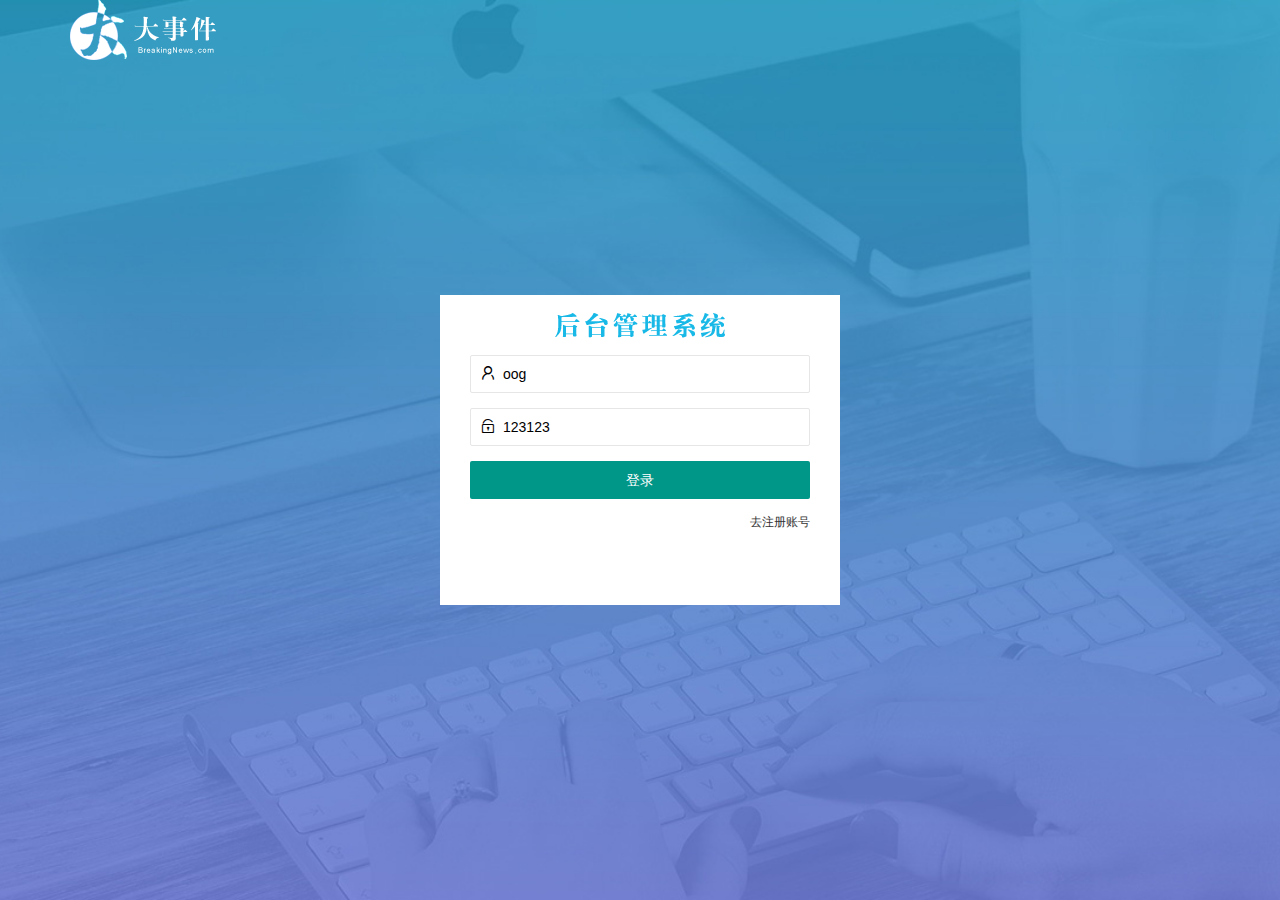
<file: login.html>
<!DOCTYPE html>
<html lang="en">

<head>
    <meta charset="UTF-8">
    <meta name="viewport" content="width=device-width, initial-scale=1.0">
    <title>Document</title>
    <link rel="stylesheet" href="/assets/lib/layui/css/layui.css">
    <link rel="stylesheet" href="/assets/css/login.css">
</head>

<body>
    <!-- 顶部logo -->
    <div class="layui-main">
        <img src="/assets/images/logo.png" alt="">
    </div>
    <!-- 注册和登录区 -->
    <div class="loginAndRegBox">
        <!-- 头部标题 -->
        <div class="titleBox"></div>
        <!-- 登录区 -->
        <div class="login_box">
            <form class="layui-form" id="form_login">
                <div class="layui-form-item">
                    <i class="layui-icon layui-icon-username"></i> 
                    <input value="oog" type="text" name="username" required  lay-verify="required" placeholder="请输入用户名" autocomplete="off" class="layui-input">
                </div>
                <div class="layui-form-item">
                    <i class="layui-icon layui-icon-password"></i> 
                    <input value="123123" type="text" name="password" required  lay-verify="required|pwd" placeholder="请输入密码" autocomplete="off" class="layui-input">
                </div>
                <div class="layui-form-item">
                    <button class="layui-btn layui-btn-fluid" lay-submit lay-filter="formDemo">登录</button>
                </div>
                <div class="layui-form-item links">
                    <a href="javascript:;" id="link_reg">去注册账号</a>
                </div>
            </form>
            
        </div>
        <!-- 注册区 -->
        <div class="reg_box" style="display: none;">
            <form class="layui-form" id="form_reg">
                <div class="layui-form-item">
                    <i class="layui-icon layui-icon-username"></i> 
                    <input type="text" name="username" required  lay-verify="required" placeholder="请输入用户名" autocomplete="off" class="layui-input">
                </div>
                <div class="layui-form-item">
                    <i class="layui-icon layui-icon-password"></i> 
                    <input type="text" name="password" required  lay-verify="required|pwd" placeholder="请输入密码" autocomplete="off" class="layui-input">
                </div>
                <div class="layui-form-item">
                    <i class="layui-icon layui-icon-password"></i> 
                    <input type="text" name="repassword" required  lay-verify="required|pwd|repwd" placeholder="请再次输入密码" autocomplete="off" class="layui-input">
                </div>
                <div class="layui-form-item">
                    <button class="layui-btn layui-btn-fluid" lay-submit lay-filter="formDemo">注册</button>
                </div>
                <div class="layui-form-item links">
                    <a href="javascript:;" id="link_login">去登录</a>
                </div>
            </form>
            
        </div>


    </div>
    <script src="/assets/lib/layui/layui.all.js"></script>
    <script src="/assets/lib/jquery.js"></script>
    <script src="/assets/js/baseAPI.js"></script>
    <script src="/assets/js/login.js"></script>
</body>

</html>
</file>
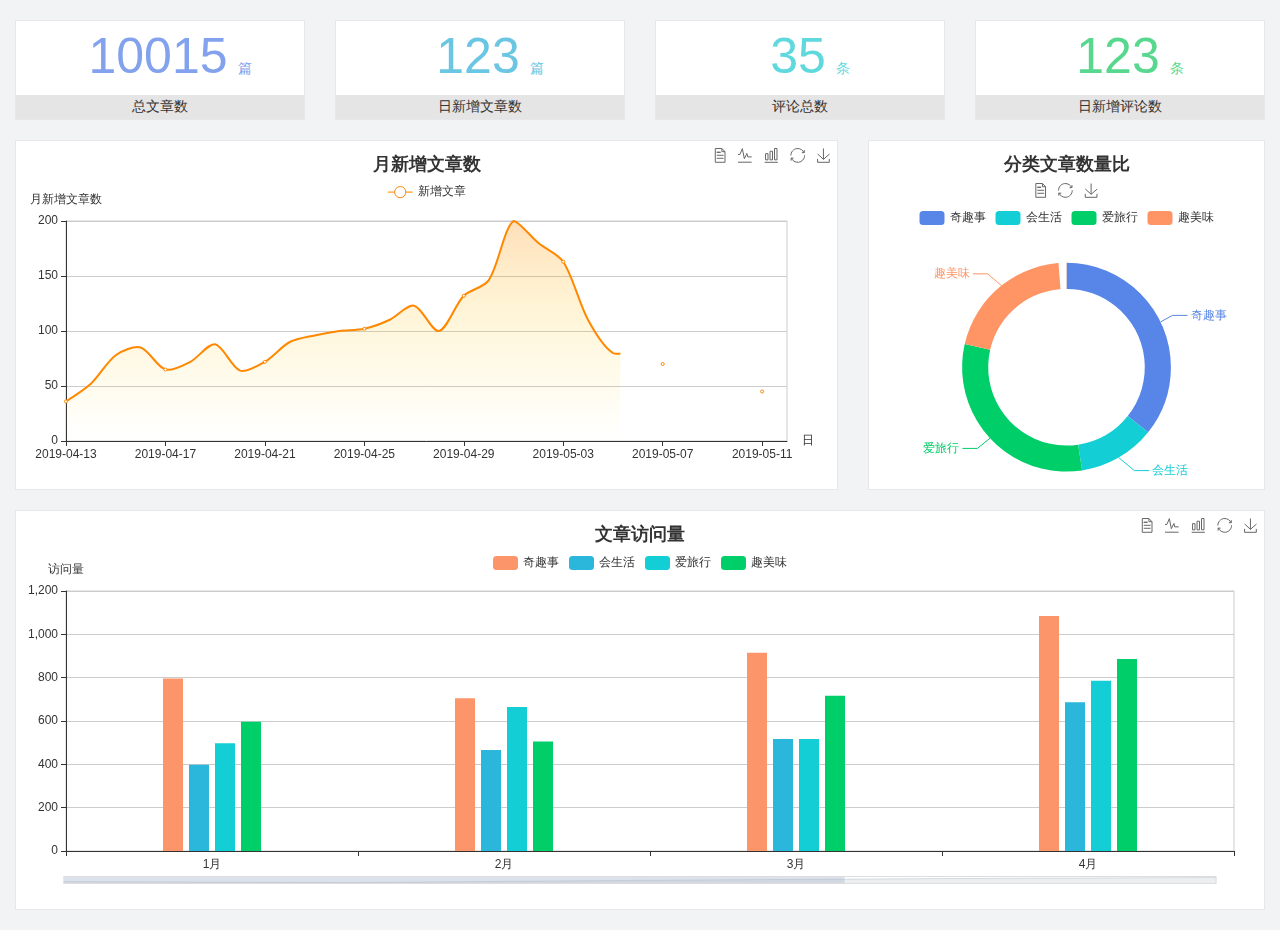
<file: home/dashboard.html>
<!DOCTYPE html>
<html lang="en">

<head>
  <meta charset="UTF-8">
  <meta name="viewport" content="width=device-width, initial-scale=1.0">
  <meta http-equiv="X-UA-Compatible" content="ie=edge">
  <title>图表统计</title>
  <link rel="stylesheet" href="../assets/lib/bootstrap.css" />
  <link rel="stylesheet" href="../assets/lib/main.css" />
  <script src="../assets/lib/jquery.js"></script>
  <script type="text/javascript" src="../assets/lib/echarts.min.js"></script>
</head>

<body>
  <div class="container-fluid">
    <div class="row spannel_list">
      <div class="col-sm-3 col-xs-6">
        <div class="spannel">
          <em>10015</em><span>篇</span>
          <b>总文章数</b>
        </div>
      </div>
      <div class="col-sm-3 col-xs-6">
        <div class="spannel scolor01">
          <em>123</em><span>篇</span>
          <b>日新增文章数</b>
        </div>
      </div>
      <div class="col-sm-3 col-xs-6">
        <div class="spannel scolor02">
          <em>35</em><span>条</span>
          <b>评论总数</b>
        </div>
      </div>
      <div class="col-sm-3 col-xs-6">
        <div class="spannel scolor03">
          <em>123</em><span>条</span>
          <b>日新增评论数</b>
        </div>
      </div>
    </div>
  </div>

  <div class="container-fluid">
    <div class="row curve-pie">
      <div class="col-lg-8 col-md-8">
        <div class="gragh_pannel" id="curve_show"></div>
      </div>
      <div class="col-lg-4 col-md-4">
        <div class="gragh_pannel" id="pie_show"></div>
      </div>
    </div>
  </div>

  <div class="container-fluid">
    <div class="column_pannel" id="column_show"></div>
  </div>

  <script>
    var oChart = echarts.init(document.getElementById('curve_show'));
    var aList_all = [
      { 'count': 36, 'date': '2019-04-13' },
      { 'count': 52, 'date': '2019-04-14' },
      { 'count': 78, 'date': '2019-04-15' },
      { 'count': 85, 'date': '2019-04-16' },
      { 'count': 65, 'date': '2019-04-17' },
      { 'count': 72, 'date': '2019-04-18' },
      { 'count': 88, 'date': '2019-04-19' },
      { 'count': 64, 'date': '2019-04-20' },
      { 'count': 72, 'date': '2019-04-21' },
      { 'count': 90, 'date': '2019-04-22' },
      { 'count': 96, 'date': '2019-04-23' },
      { 'count': 100, 'date': '2019-04-24' },
      { 'count': 102, 'date': '2019-04-25' },
      { 'count': 110, 'date': '2019-04-26' },
      { 'count': 123, 'date': '2019-04-27' },
      { 'count': 100, 'date': '2019-04-28' },
      { 'count': 132, 'date': '2019-04-29' },
      { 'count': 146, 'date': '2019-04-30' },
      { 'count': 200, 'date': '2019-05-01' },
      { 'count': 180, 'date': '2019-05-02' },
      { 'count': 163, 'date': '2019-05-03' },
      { 'count': 110, 'date': '2019-05-04' },
      { 'count': 80, 'date': '2019-05-05' },
      { 'count': 82, 'date': '2019-05-06' },
      { 'count': 70, 'date': '2019-05-07' },
      { 'count': 65, 'date': '2019-05-08' },
      { 'count': 54, 'date': '2019-05-09' },
      { 'count': 40, 'date': '2019-05-10' },
      { 'count': 45, 'date': '2019-05-11' },
      { 'count': 38, 'date': '2019-05-12' },
    ];

    let aCount = [];
    let aDate = [];

    for (var i = 0; i < aList_all.length; i++) {
      aCount.push(aList_all[i].count);
      aDate.push(aList_all[i].date);
    }

    var chartopt = {
      title: {
        text: '月新增文章数',
        left: 'center',
        top: '10'
      },
      tooltip: {
        trigger: 'axis'
      },
      legend: {
        data: ['新增文章'],
        top: '40'
      },
      toolbox: {
        show: true,
        feature: {
          mark: { show: true },
          dataView: { show: true, readOnly: false },
          magicType: { show: true, type: ['line', 'bar'] },
          restore: { show: true },
          saveAsImage: { show: true }
        }
      },
      calculable: true,
      xAxis: [
        {
          name: '日',
          type: 'category',
          boundaryGap: false,
          data: aDate
        }
      ],
      yAxis: [
        {
          name: '月新增文章数',
          type: 'value'
        }
      ],
      series: [
        {
          name: '新增文章',
          type: 'line',
          smooth: true,
          itemStyle: { normal: { areaStyle: { type: 'default' }, color: '#f80' }, lineStyle: { color: '#f80' } },
          data: aCount
        }],
      areaStyle: {
        normal: {
          color: new echarts.graphic.LinearGradient(0, 0, 0, 1, [{
            offset: 0,
            color: 'rgba(255,136,0,0.39)'
          }, {
            offset: .34,
            color: 'rgba(255,180,0,0.25)'
          }, {
            offset: 1,
            color: 'rgba(255,222,0,0.00)'
          }])

        }
      },
      grid: {
        show: true,
        x: 50,
        x2: 50,
        y: 80,
        height: 220
      }
    };

    oChart.setOption(chartopt);


    var oPie = echarts.init(document.getElementById('pie_show'));
    var oPieopt =
    {
      title: {
        top: 10,
        text: '分类文章数量比',
        x: 'center'
      },
      tooltip: {
        trigger: 'item',
        formatter: "{a} <br/>{b} : {c} ({d}%)"
      },
      color: ['#5885e8', '#13cfd5', '#00ce68', '#ff9565'],
      legend: {
        x: 'center',
        top: 65,
        data: ['奇趣事', '会生活', '爱旅行', '趣美味']
      },
      toolbox: {
        show: true,
        x: 'center',
        top: 35,
        feature: {
          mark: { show: true },
          dataView: { show: true, readOnly: false },
          magicType: {
            show: true,
            type: ['pie', 'funnel'],
            option: {
              funnel: {
                x: '25%',
                width: '50%',
                funnelAlign: 'left',
                max: 1548
              }
            }
          },
          restore: { show: true },
          saveAsImage: { show: true }
        }
      },
      calculable: true,
      series: [
        {
          name: '访问来源',
          type: 'pie',
          radius: ['45%', '60%'],
          center: ['50%', '65%'],
          data: [
            { value: 300, name: '奇趣事' },
            { value: 100, name: '会生活' },
            { value: 260, name: '爱旅行' },
            { value: 180, name: '趣美味' }
          ]
        }
      ]
    };
    oPie.setOption(oPieopt);



    var oColumn = this.echarts.init(document.getElementById('column_show'));
    var oColumnopt =
    {
      title: {
        text: '文章访问量',
        left: 'center',
        top: '10'
      },
      tooltip: {
        trigger: 'axis'
      },
      legend: {
        data: ['奇趣事', '会生活', '爱旅行', '趣美味'],
        top: '40'
      },
      toolbox: {
        show: true,
        feature: {
          mark: { show: true },
          dataView: { show: true, readOnly: false },
          magicType: { show: true, type: ['line', 'bar'] },
          restore: { show: true },
          saveAsImage: { show: true }
        }
      },
      calculable: true,
      xAxis: [
        {
          type: 'category',
          data: ['1月', '2月', '3月', '4月', '5月']
        }
      ],
      yAxis: [
        {
          name: '访问量',
          type: 'value'
        }
      ],
      series: [
        {
          name: '奇趣事',
          type: 'bar',
          barWidth: 20,
          itemStyle: {
            normal: { areaStyle: { type: 'default' }, color: '#fd956a' }
          },
          data: [800, 708, 920, 1090, 1200]
        },
        {
          name: '会生活',
          type: 'bar',
          barWidth: 20,
          itemStyle: {
            normal: { areaStyle: { type: 'default' }, color: '#2bb6db' }
          },
          data: [400, 468, 520, 690, 800]
        },
        {
          name: '爱旅行',
          type: 'bar',
          barWidth: 20,
          itemStyle: {
            normal: { areaStyle: { type: 'default' }, color: '#13cfd5' }
          },
          data: [500, 668, 520, 790, 900]
        },
        {
          name: '趣美味',
          type: 'bar',
          barWidth: 20,
          itemStyle: {
            normal: { areaStyle: { type: 'default' }, color: '#00ce68' }
          },
          data: [600, 508, 720, 890, 1000]
        }
      ],
      grid: {
        show: true,
        x: 50,
        x2: 30,
        y: 80,
        height: 260
      },
      dataZoom: [//给x轴设置滚动条
        {
          start: 0,//默认为0
          end: 100 - 1000 / 31,//默认为100
          type: 'slider',
          show: true,
          xAxisIndex: [0],
          handleSize: 0,//滑动条的 左右2个滑动条的大小
          height: 8,//组件高度
          left: 45, //左边的距离
          right: 50,//右边的距离
          bottom: 26,//右边的距离
          handleColor: '#ddd',//h滑动图标的颜色
          handleStyle: {
            borderColor: "#cacaca",
            borderWidth: "1",
            shadowBlur: 2,
            background: "#ddd",
            shadowColor: "#ddd",
          }
        }]
    };
    oColumn.setOption(oColumnopt);
  </script>
</body>

</html>
</file>
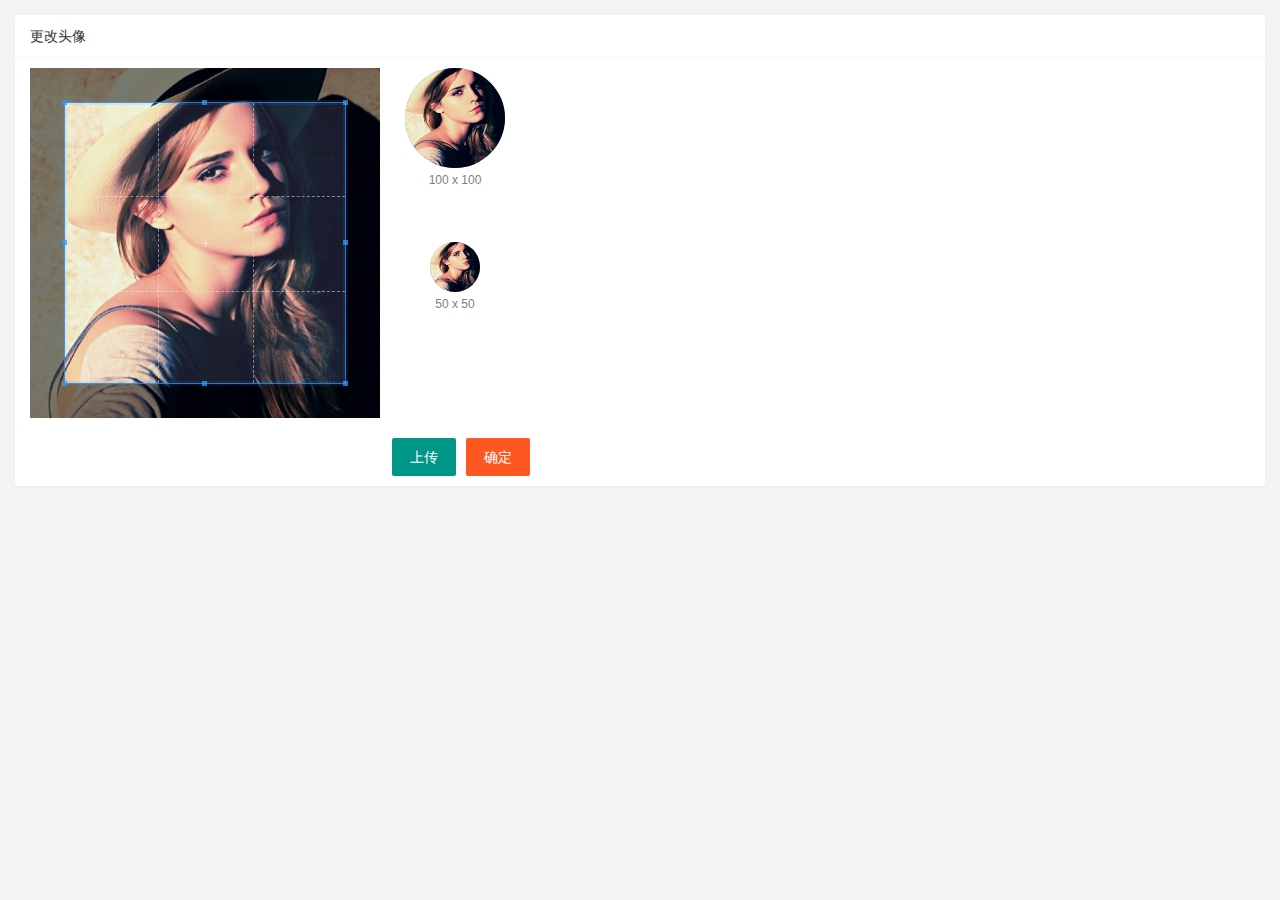
<file: user/user_avatar.html>
<!DOCTYPE html>
<html lang="en">

<head>
    <meta charset="UTF-8">
    <meta name="viewport" content="width=device-width, initial-scale=1.0">
    <title>Document</title>
    <link rel="stylesheet" href="/assets/lib/cropper/cropper.css" />
    <link rel="stylesheet" href="/assets/lib/layui/css/layui.css">

    <link rel="stylesheet" href="/assets/css/user/user_avatar.css">

</head>

<body>
    <div class="layui-card">
        <div class="layui-card-header">更改头像</div>
        <div class="layui-card-body">
            <!-- 第一行的图片裁剪和预览区域 -->
            <div class="row1">
                <!-- 图片裁剪区域 -->
                <div class="cropper-box">
                    <!-- 这个 img 标签很重要，将来会把它初始化为裁剪区域 -->
                    <img id="image" src="/assets/images/sample.jpg" />
                </div>
                <!-- 图片的预览区域 -->
                <div class="preview-box">
                    <div>
                        <!-- 宽高为 100px 的预览区域 -->
                        <div class="img-preview w100"></div>
                        <p class="size">100 x 100</p>
                    </div>
                    <div>
                        <!-- 宽高为 50px 的预览区域 -->
                        <div class="img-preview w50"></div>
                        <p class="size">50 x 50</p>
                    </div>
                </div>
            </div>

            <!-- 第二行的按钮区域 -->
            <div class="row2">
                <input type="file" id="file" accept="image/png,image/jpeg">
                <button id="btnChooseImage" type="button" class="layui-btn">上传</button>
                <button id="btnUpload" type="button" class="layui-btn layui-btn-danger">确定</button>
            </div>
        </div>
    </div>
    <script src="/assets/lib/layui/layui.all.js"></script>
    <script src="/assets/lib/jquery.js"></script>
    <script src="/assets/lib/cropper/Cropper.js"></script>
    <script src="/assets/lib/cropper/jquery-cropper.js"></script>
    <script src="/assets/js/baseAPI.js"></script>
    <script src="/assets/js/user/user_avatar.js"></script>
</body>

</html>
</file>
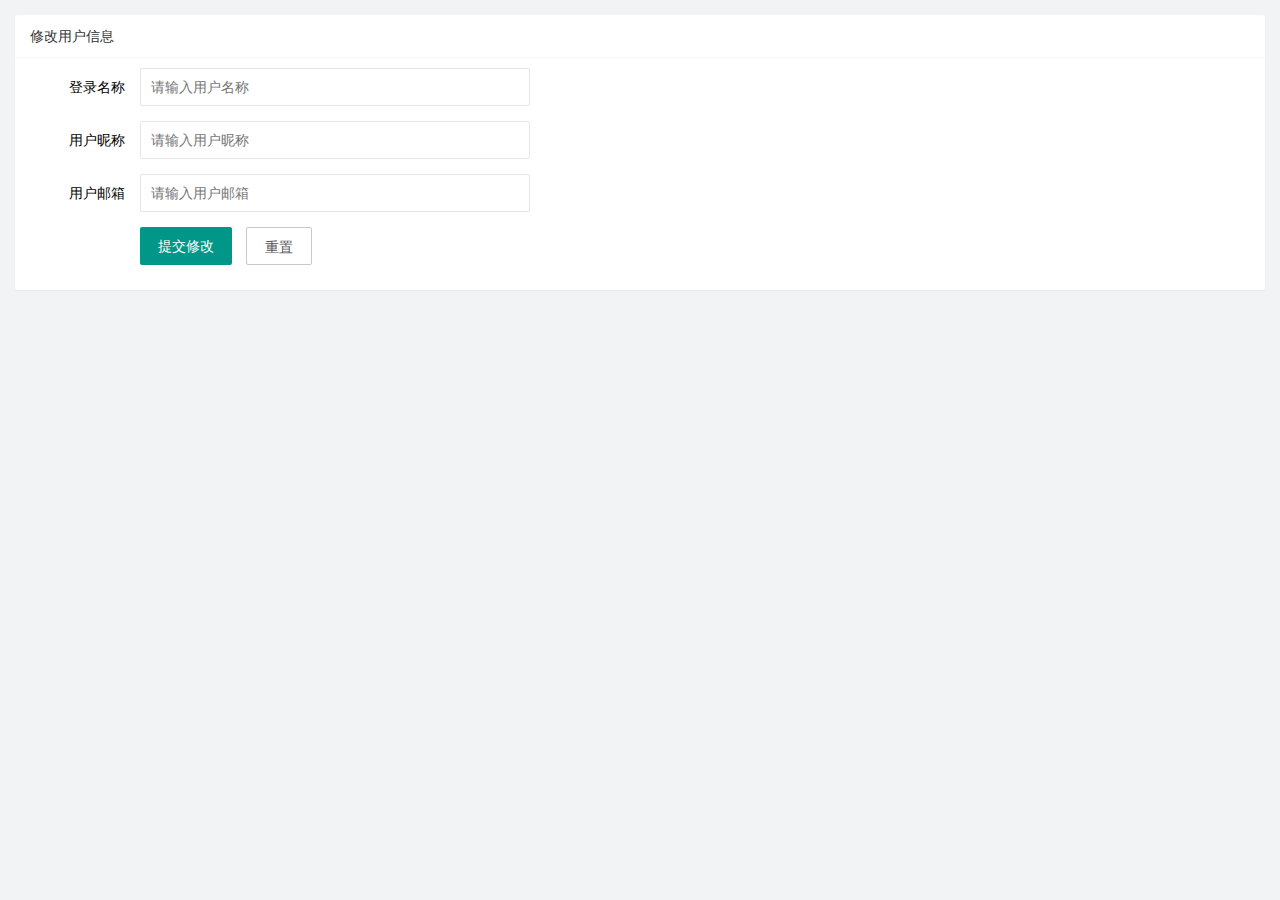
<file: user/user_info.html>
<!DOCTYPE html>
<html lang="en">

<head>
    <meta charset="UTF-8">
    <meta name="viewport" content="width=device-width, initial-scale=1.0">
    <title>Document</title>
    <link rel="stylesheet" href="/assets/lib/layui/css/layui.css">
    <link rel="stylesheet" href="/assets/css/user/user_info.css">
</head>

<body>
    <div class="layui-card">
        <div class="layui-card-header">修改用户信息</div>
        <div class="layui-card-body">
            <form class="layui-form" lay-filter="formUserInfo">
                <input type="hidden" name="id">
                <div class="layui-form-item">
                    <label class="layui-form-label">登录名称</label>
                    <div class="layui-input-block">
                        <input type="text" name="username" required lay-verify="required" placeholder="请输入用户名称"
                            autocomplete="off" class="layui-input">
                    </div>
                </div>
                <div class="layui-form-item">
                    <label class="layui-form-label">用户昵称</label>
                    <div class="layui-input-block">
                        <input type="text" name="nickname" required lay-verify="required|nickname" placeholder="请输入用户昵称"
                            autocomplete="off" class="layui-input">
                    </div>
                </div>
                <div class="layui-form-item">
                    <label class="layui-form-label">用户邮箱</label>
                    <div class="layui-input-block">
                        <input type="text" name="email" required lay-verify="required|email" placeholder="请输入用户邮箱"
                            autocomplete="off" class="layui-input">
                    </div>
                </div>
                <div class="layui-form-item">
                    <div class="layui-input-block">
                      <button class="layui-btn" lay-submit lay-filter="formDemo">提交修改</button>
                      <button id="btnReset" type="reset" class="layui-btn layui-btn-primary">重置</button>
                    </div>
                </div>
            </form>
        </div>
    </div>
    <script src="/assets/lib/layui/layui.all.js"></script>
    <script src="/assets/lib/jquery.js"></script>
    <script src="/assets/js/baseAPI.js"></script>
    <script src="/assets/js/user/user_info.js"></script>
</body>

</html>
</file>
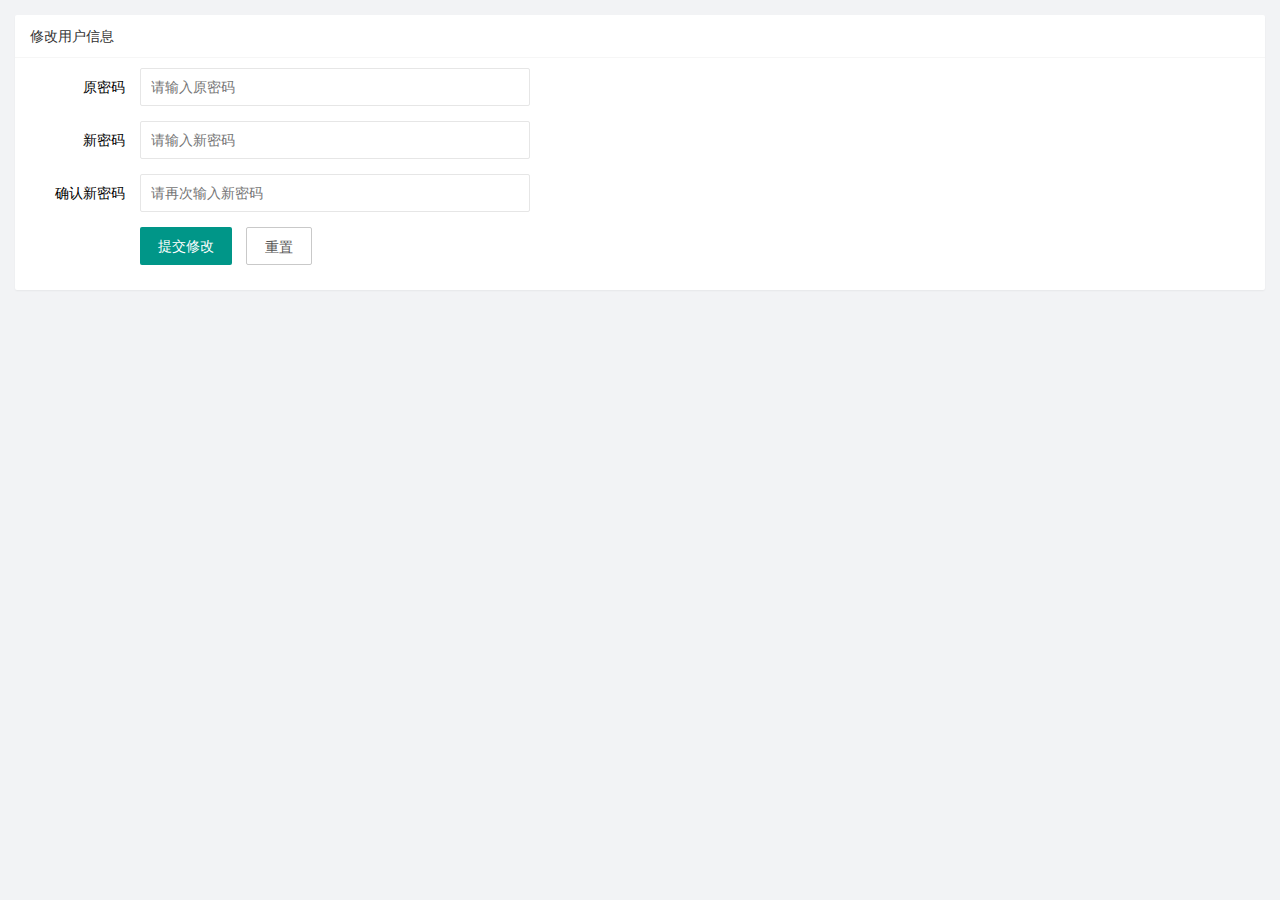
<file: user/user_pwd.html>
<!DOCTYPE html>
<html lang="en">

<head>
    <meta charset="UTF-8">
    <meta name="viewport" content="width=device-width, initial-scale=1.0">
    <title>Document</title>
    <link rel="stylesheet" href="/assets/lib/layui/css/layui.css">
    <link rel="stylesheet" href="/assets/css/user/user_pwd.css">

</head>

<body>
    <div class="layui-card">
        <div class="layui-card-header">修改用户信息</div>
        <div class="layui-card-body">
            <form class="layui-form" action="">
                <div class="layui-form-item">
                    <label class="layui-form-label">原密码</label>
                    <div class="layui-input-block">
                        <input type="text" name="oldPwd" required lay-verify="required|pwd" placeholder="请输入原密码"
                            autocomplete="off" class="layui-input">
                    </div>
                </div>
                <div class="layui-form-item">
                    <label class="layui-form-label">新密码</label>
                    <div class="layui-input-block">
                        <input type="text" name="newPwd" required lay-verify="required|pwd|samePwd" placeholder="请输入新密码"
                            autocomplete="off" class="layui-input">
                    </div>
                </div>
                <div class="layui-form-item">
                    <label class="layui-form-label">确认新密码</label>
                    <div class="layui-input-block">
                        <input type="text" name="rePwd" required lay-verify="required|pwd|rePwd" placeholder="请再次输入新密码"
                            autocomplete="off" class="layui-input">
                    </div>
                </div>
                <div class="layui-form-item">
                    <div class="layui-input-block">
                        <button class="layui-btn" lay-submit lay-filter="formDemo">提交修改</button>
                        <button type="reset" class="layui-btn layui-btn-primary">重置</button>
                    </div>
                </div>
            </form>
        </div>
    </div>
    <script src="/assets/lib/layui/layui.all.js"></script>
    <script src="/assets/lib/jquery.js"></script>
    <script src="/assets/js/baseAPI.js"></script>
    <script src="/assets/js/user/user.pwd.js"></script>
</body>

</html>
</file>
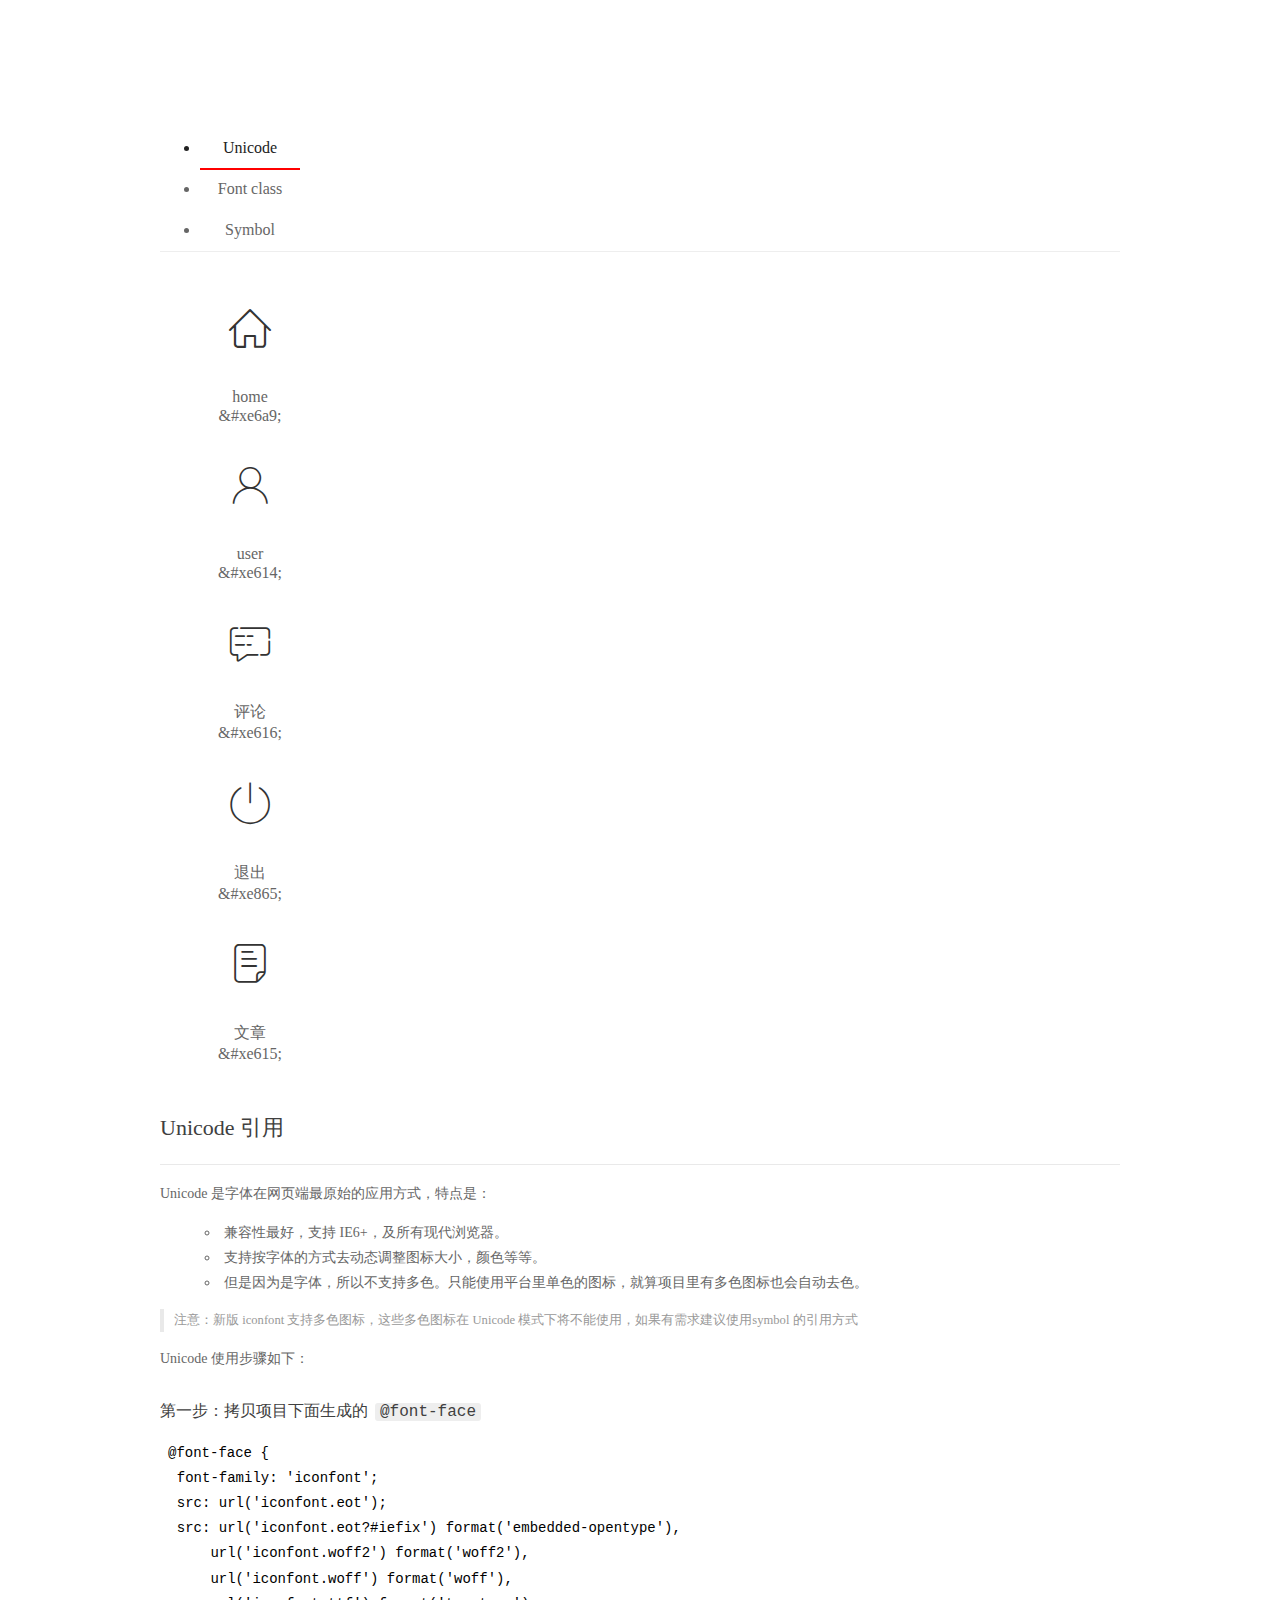
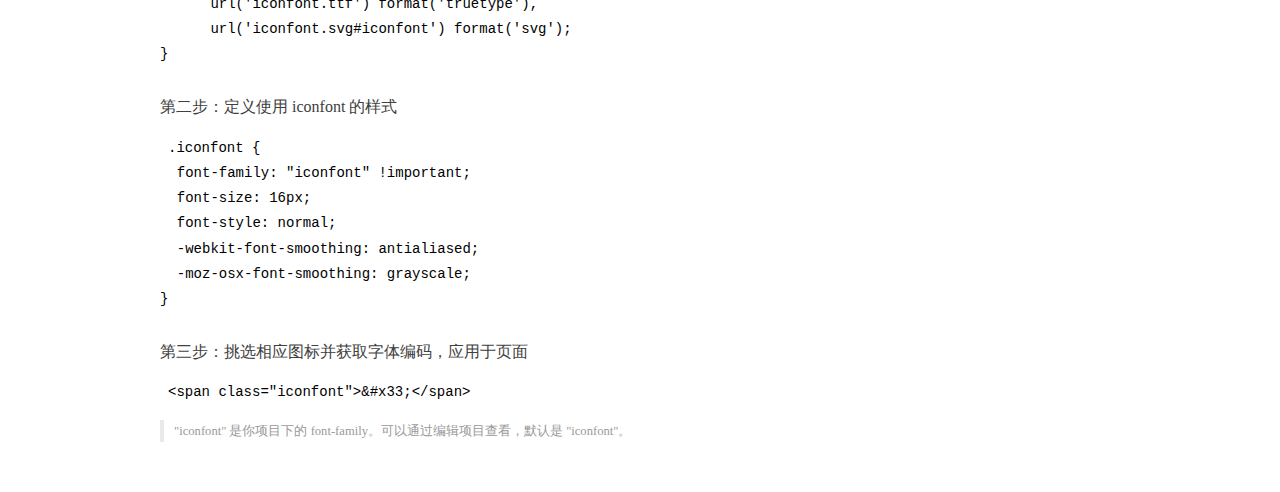
<file: assets/fonts/demo_index.html>
<!DOCTYPE html>
<html>
<head>
  <meta charset="utf-8"/>
  <title>IconFont Demo</title>
  <link rel="shortcut icon" href="https://gtms04.alicdn.com/tps/i4/TB1_oz6GVXXXXaFXpXXJDFnIXXX-64-64.ico" type="image/x-icon"/>
  <link rel="stylesheet" href="https://g.alicdn.com/thx/cube/1.3.2/cube.min.css">
  <link rel="stylesheet" href="demo.css">
  <link rel="stylesheet" href="iconfont.css">
  <script src="iconfont.js"></script>
  <!-- jQuery -->
  <script src="https://a1.alicdn.com/oss/uploads/2018/12/26/7bfddb60-08e8-11e9-9b04-53e73bb6408b.js"></script>
  <!-- 代码高亮 -->
  <script src="https://a1.alicdn.com/oss/uploads/2018/12/26/a3f714d0-08e6-11e9-8a15-ebf944d7534c.js"></script>
</head>
<body>
  <div class="main">
    <h1 class="logo"><a href="https://www.iconfont.cn/" title="iconfont 首页" target="_blank">&#xe86b;</a></h1>
    <div class="nav-tabs">
      <ul id="tabs" class="dib-box">
        <li class="dib active"><span>Unicode</span></li>
        <li class="dib"><span>Font class</span></li>
        <li class="dib"><span>Symbol</span></li>
      </ul>
      
    </div>
    <div class="tab-container">
      <div class="content unicode" style="display: block;">
          <ul class="icon_lists dib-box">
          
            <li class="dib">
              <span class="icon iconfont">&#xe6a9;</span>
                <div class="name">home</div>
                <div class="code-name">&amp;#xe6a9;</div>
              </li>
          
            <li class="dib">
              <span class="icon iconfont">&#xe614;</span>
                <div class="name">user</div>
                <div class="code-name">&amp;#xe614;</div>
              </li>
          
            <li class="dib">
              <span class="icon iconfont">&#xe616;</span>
                <div class="name">评论</div>
                <div class="code-name">&amp;#xe616;</div>
              </li>
          
            <li class="dib">
              <span class="icon iconfont">&#xe865;</span>
                <div class="name">退出</div>
                <div class="code-name">&amp;#xe865;</div>
              </li>
          
            <li class="dib">
              <span class="icon iconfont">&#xe615;</span>
                <div class="name">文章</div>
                <div class="code-name">&amp;#xe615;</div>
              </li>
          
          </ul>
          <div class="article markdown">
          <h2 id="unicode-">Unicode 引用</h2>
          <hr>

          <p>Unicode 是字体在网页端最原始的应用方式，特点是：</p>
          <ul>
            <li>兼容性最好，支持 IE6+，及所有现代浏览器。</li>
            <li>支持按字体的方式去动态调整图标大小，颜色等等。</li>
            <li>但是因为是字体，所以不支持多色。只能使用平台里单色的图标，就算项目里有多色图标也会自动去色。</li>
          </ul>
          <blockquote>
            <p>注意：新版 iconfont 支持多色图标，这些多色图标在 Unicode 模式下将不能使用，如果有需求建议使用symbol 的引用方式</p>
          </blockquote>
          <p>Unicode 使用步骤如下：</p>
          <h3 id="-font-face">第一步：拷贝项目下面生成的 <code>@font-face</code></h3>
<pre><code class="language-css"
>@font-face {
  font-family: 'iconfont';
  src: url('iconfont.eot');
  src: url('iconfont.eot?#iefix') format('embedded-opentype'),
      url('iconfont.woff2') format('woff2'),
      url('iconfont.woff') format('woff'),
      url('iconfont.ttf') format('truetype'),
      url('iconfont.svg#iconfont') format('svg');
}
</code></pre>
          <h3 id="-iconfont-">第二步：定义使用 iconfont 的样式</h3>
<pre><code class="language-css"
>.iconfont {
  font-family: "iconfont" !important;
  font-size: 16px;
  font-style: normal;
  -webkit-font-smoothing: antialiased;
  -moz-osx-font-smoothing: grayscale;
}
</code></pre>
          <h3 id="-">第三步：挑选相应图标并获取字体编码，应用于页面</h3>
<pre>
<code class="language-html"
>&lt;span class="iconfont"&gt;&amp;#x33;&lt;/span&gt;
</code></pre>
          <blockquote>
            <p>"iconfont" 是你项目下的 font-family。可以通过编辑项目查看，默认是 "iconfont"。</p>
          </blockquote>
          </div>
      </div>
      <div class="content font-class">
        <ul class="icon_lists dib-box">
          
          <li class="dib">
            <span class="icon iconfont icon-home"></span>
            <div class="name">
              home
            </div>
            <div class="code-name">.icon-home
            </div>
          </li>
          
          <li class="dib">
            <span class="icon iconfont icon-user"></span>
            <div class="name">
              user
            </div>
            <div class="code-name">.icon-user
            </div>
          </li>
          
          <li class="dib">
            <span class="icon iconfont icon-pinglun"></span>
            <div class="name">
              评论
            </div>
            <div class="code-name">.icon-pinglun
            </div>
          </li>
          
          <li class="dib">
            <span class="icon iconfont icon-tuichu"></span>
            <div class="name">
              退出
            </div>
            <div class="code-name">.icon-tuichu
            </div>
          </li>
          
          <li class="dib">
            <span class="icon iconfont icon-16"></span>
            <div class="name">
              文章
            </div>
            <div class="code-name">.icon-16
            </div>
          </li>
          
        </ul>
        <div class="article markdown">
        <h2 id="font-class-">font-class 引用</h2>
        <hr>

        <p>font-class 是 Unicode 使用方式的一种变种，主要是解决 Unicode 书写不直观，语意不明确的问题。</p>
        <p>与 Unicode 使用方式相比，具有如下特点：</p>
        <ul>
          <li>兼容性良好，支持 IE8+，及所有现代浏览器。</li>
          <li>相比于 Unicode 语意明确，书写更直观。可以很容易分辨这个 icon 是什么。</li>
          <li>因为使用 class 来定义图标，所以当要替换图标时，只需要修改 class 里面的 Unicode 引用。</li>
          <li>不过因为本质上还是使用的字体，所以多色图标还是不支持的。</li>
        </ul>
        <p>使用步骤如下：</p>
        <h3 id="-fontclass-">第一步：引入项目下面生成的 fontclass 代码：</h3>
<pre><code class="language-html">&lt;link rel="stylesheet" href="./iconfont.css"&gt;
</code></pre>
        <h3 id="-">第二步：挑选相应图标并获取类名，应用于页面：</h3>
<pre><code class="language-html">&lt;span class="iconfont icon-xxx"&gt;&lt;/span&gt;
</code></pre>
        <blockquote>
          <p>"
            iconfont" 是你项目下的 font-family。可以通过编辑项目查看，默认是 "iconfont"。</p>
        </blockquote>
      </div>
      </div>
      <div class="content symbol">
          <ul class="icon_lists dib-box">
          
            <li class="dib">
                <svg class="icon svg-icon" aria-hidden="true">
                  <use xlink:href="#icon-home"></use>
                </svg>
                <div class="name">home</div>
                <div class="code-name">#icon-home</div>
            </li>
          
            <li class="dib">
                <svg class="icon svg-icon" aria-hidden="true">
                  <use xlink:href="#icon-user"></use>
                </svg>
                <div class="name">user</div>
                <div class="code-name">#icon-user</div>
            </li>
          
            <li class="dib">
                <svg class="icon svg-icon" aria-hidden="true">
                  <use xlink:href="#icon-pinglun"></use>
                </svg>
                <div class="name">评论</div>
                <div class="code-name">#icon-pinglun</div>
            </li>
          
            <li class="dib">
                <svg class="icon svg-icon" aria-hidden="true">
                  <use xlink:href="#icon-tuichu"></use>
                </svg>
                <div class="name">退出</div>
                <div class="code-name">#icon-tuichu</div>
            </li>
          
            <li class="dib">
                <svg class="icon svg-icon" aria-hidden="true">
                  <use xlink:href="#icon-16"></use>
                </svg>
                <div class="name">文章</div>
                <div class="code-name">#icon-16</div>
            </li>
          
          </ul>
          <div class="article markdown">
          <h2 id="symbol-">Symbol 引用</h2>
          <hr>

          <p>这是一种全新的使用方式，应该说这才是未来的主流，也是平台目前推荐的用法。相关介绍可以参考这篇<a href="">文章</a>
            这种用法其实是做了一个 SVG 的集合，与另外两种相比具有如下特点：</p>
          <ul>
            <li>支持多色图标了，不再受单色限制。</li>
            <li>通过一些技巧，支持像字体那样，通过 <code>font-size</code>, <code>color</code> 来调整样式。</li>
            <li>兼容性较差，支持 IE9+，及现代浏览器。</li>
            <li>浏览器渲染 SVG 的性能一般，还不如 png。</li>
          </ul>
          <p>使用步骤如下：</p>
          <h3 id="-symbol-">第一步：引入项目下面生成的 symbol 代码：</h3>
<pre><code class="language-html">&lt;script src="./iconfont.js"&gt;&lt;/script&gt;
</code></pre>
          <h3 id="-css-">第二步：加入通用 CSS 代码（引入一次就行）：</h3>
<pre><code class="language-html">&lt;style&gt;
.icon {
  width: 1em;
  height: 1em;
  vertical-align: -0.15em;
  fill: currentColor;
  overflow: hidden;
}
&lt;/style&gt;
</code></pre>
          <h3 id="-">第三步：挑选相应图标并获取类名，应用于页面：</h3>
<pre><code class="language-html">&lt;svg class="icon" aria-hidden="true"&gt;
  &lt;use xlink:href="#icon-xxx"&gt;&lt;/use&gt;
&lt;/svg&gt;
</code></pre>
          </div>
      </div>

    </div>
  </div>
  <script>
  $(document).ready(function () {
      $('.tab-container .content:first').show()

      $('#tabs li').click(function (e) {
        var tabContent = $('.tab-container .content')
        var index = $(this).index()

        if ($(this).hasClass('active')) {
          return
        } else {
          $('#tabs li').removeClass('active')
          $(this).addClass('active')

          tabContent.hide().eq(index).fadeIn()
        }
      })
    })
  </script>
</body>
</html>
</file>
<file: assets/lib/layui/css/layui.css>
/** layui-v2.5.5 MIT License By https://www.layui.com */
 .layui-inline,img{display:inline-block;vertical-align:middle}h1,h2,h3,h4,h5,h6{font-weight:400}.layui-edge,.layui-header,.layui-inline,.layui-main{position:relative}.layui-body,.layui-edge,.layui-elip{overflow:hidden}.layui-btn,.layui-edge,.layui-inline,img{vertical-align:middle}.layui-btn,.layui-disabled,.layui-icon,.layui-unselect{-moz-user-select:none;-webkit-user-select:none;-ms-user-select:none}.layui-elip,.layui-form-checkbox span,.layui-form-pane .layui-form-label{text-overflow:ellipsis;white-space:nowrap}.layui-breadcrumb,.layui-tree-btnGroup{visibility:hidden}blockquote,body,button,dd,div,dl,dt,form,h1,h2,h3,h4,h5,h6,input,li,ol,p,pre,td,textarea,th,ul{margin:0;padding:0;-webkit-tap-highlight-color:rgba(0,0,0,0)}a:active,a:hover{outline:0}img{border:none}li{list-style:none}table{border-collapse:collapse;border-spacing:0}h4,h5,h6{font-size:100%}button,input,optgroup,option,select,textarea{font-family:inherit;font-size:inherit;font-style:inherit;font-weight:inherit;outline:0}pre{white-space:pre-wrap;white-space:-moz-pre-wrap;white-space:-pre-wrap;white-space:-o-pre-wrap;word-wrap:break-word}body{line-height:24px;font:14px Helvetica Neue,Helvetica,PingFang SC,Tahoma,Arial,sans-serif}hr{height:1px;margin:10px 0;border:0;clear:both}a{color:#333;text-decoration:none}a:hover{color:#777}a cite{font-style:normal;*cursor:pointer}.layui-border-box,.layui-border-box *{box-sizing:border-box}.layui-box,.layui-box *{box-sizing:content-box}.layui-clear{clear:both;*zoom:1}.layui-clear:after{content:'\20';clear:both;*zoom:1;display:block;height:0}.layui-inline{*display:inline;*zoom:1}.layui-edge{display:inline-block;width:0;height:0;border-width:6px;border-style:dashed;border-color:transparent}.layui-edge-top{top:-4px;border-bottom-color:#999;border-bottom-style:solid}.layui-edge-right{border-left-color:#999;border-left-style:solid}.layui-edge-bottom{top:2px;border-top-color:#999;border-top-style:solid}.layui-edge-left{border-right-color:#999;border-right-style:solid}.layui-disabled,.layui-disabled:hover{color:#d2d2d2!important;cursor:not-allowed!important}.layui-circle{border-radius:100%}.layui-show{display:block!important}.layui-hide{display:none!important}@font-face{font-family:layui-icon;src:url(../font/iconfont.eot?v=250);src:url(../font/iconfont.eot?v=250#iefix) format('embedded-opentype'),url(../font/iconfont.woff2?v=250) format('woff2'),url(../font/iconfont.woff?v=250) format('woff'),url(../font/iconfont.ttf?v=250) format('truetype'),url(../font/iconfont.svg?v=250#layui-icon) format('svg')}.layui-icon{font-family:layui-icon!important;font-size:16px;font-style:normal;-webkit-font-smoothing:antialiased;-moz-osx-font-smoothing:grayscale}.layui-icon-reply-fill:before{content:"\e611"}.layui-icon-set-fill:before{content:"\e614"}.layui-icon-menu-fill:before{content:"\e60f"}.layui-icon-search:before{content:"\e615"}.layui-icon-share:before{content:"\e641"}.layui-icon-set-sm:before{content:"\e620"}.layui-icon-engine:before{content:"\e628"}.layui-icon-close:before{content:"\1006"}.layui-icon-close-fill:before{content:"\1007"}.layui-icon-chart-screen:before{content:"\e629"}.layui-icon-star:before{content:"\e600"}.layui-icon-circle-dot:before{content:"\e617"}.layui-icon-chat:before{content:"\e606"}.layui-icon-release:before{content:"\e609"}.layui-icon-list:before{content:"\e60a"}.layui-icon-chart:before{content:"\e62c"}.layui-icon-ok-circle:before{content:"\1005"}.layui-icon-layim-theme:before{content:"\e61b"}.layui-icon-table:before{content:"\e62d"}.layui-icon-right:before{content:"\e602"}.layui-icon-left:before{content:"\e603"}.layui-icon-cart-simple:before{content:"\e698"}.layui-icon-face-cry:before{content:"\e69c"}.layui-icon-face-smile:before{content:"\e6af"}.layui-icon-survey:before{content:"\e6b2"}.layui-icon-tree:before{content:"\e62e"}.layui-icon-upload-circle:before{content:"\e62f"}.layui-icon-add-circle:before{content:"\e61f"}.layui-icon-download-circle:before{content:"\e601"}.layui-icon-templeate-1:before{content:"\e630"}.layui-icon-util:before{content:"\e631"}.layui-icon-face-surprised:before{content:"\e664"}.layui-icon-edit:before{content:"\e642"}.layui-icon-speaker:before{content:"\e645"}.layui-icon-down:before{content:"\e61a"}.layui-icon-file:before{content:"\e621"}.layui-icon-layouts:before{content:"\e632"}.layui-icon-rate-half:before{content:"\e6c9"}.layui-icon-add-circle-fine:before{content:"\e608"}.layui-icon-prev-circle:before{content:"\e633"}.layui-icon-read:before{content:"\e705"}.layui-icon-404:before{content:"\e61c"}.layui-icon-carousel:before{content:"\e634"}.layui-icon-help:before{content:"\e607"}.layui-icon-code-circle:before{content:"\e635"}.layui-icon-water:before{content:"\e636"}.layui-icon-username:before{content:"\e66f"}.layui-icon-find-fill:before{content:"\e670"}.layui-icon-about:before{content:"\e60b"}.layui-icon-location:before{content:"\e715"}.layui-icon-up:before{content:"\e619"}.layui-icon-pause:before{content:"\e651"}.layui-icon-date:before{content:"\e637"}.layui-icon-layim-uploadfile:before{content:"\e61d"}.layui-icon-delete:before{content:"\e640"}.layui-icon-play:before{content:"\e652"}.layui-icon-top:before{content:"\e604"}.layui-icon-friends:before{content:"\e612"}.layui-icon-refresh-3:before{content:"\e9aa"}.layui-icon-ok:before{content:"\e605"}.layui-icon-layer:before{content:"\e638"}.layui-icon-face-smile-fine:before{content:"\e60c"}.layui-icon-dollar:before{content:"\e659"}.layui-icon-group:before{content:"\e613"}.layui-icon-layim-download:before{content:"\e61e"}.layui-icon-picture-fine:before{content:"\e60d"}.layui-icon-link:before{content:"\e64c"}.layui-icon-diamond:before{content:"\e735"}.layui-icon-log:before{content:"\e60e"}.layui-icon-rate-solid:before{content:"\e67a"}.layui-icon-fonts-del:before{content:"\e64f"}.layui-icon-unlink:before{content:"\e64d"}.layui-icon-fonts-clear:before{content:"\e639"}.layui-icon-triangle-r:before{content:"\e623"}.layui-icon-circle:before{content:"\e63f"}.layui-icon-radio:before{content:"\e643"}.layui-icon-align-center:before{content:"\e647"}.layui-icon-align-right:before{content:"\e648"}.layui-icon-align-left:before{content:"\e649"}.layui-icon-loading-1:before{content:"\e63e"}.layui-icon-return:before{content:"\e65c"}.layui-icon-fonts-strong:before{content:"\e62b"}.layui-icon-upload:before{content:"\e67c"}.layui-icon-dialogue:before{content:"\e63a"}.layui-icon-video:before{content:"\e6ed"}.layui-icon-headset:before{content:"\e6fc"}.layui-icon-cellphone-fine:before{content:"\e63b"}.layui-icon-add-1:before{content:"\e654"}.layui-icon-face-smile-b:before{content:"\e650"}.layui-icon-fonts-html:before{content:"\e64b"}.layui-icon-form:before{content:"\e63c"}.layui-icon-cart:before{content:"\e657"}.layui-icon-camera-fill:before{content:"\e65d"}.layui-icon-tabs:before{content:"\e62a"}.layui-icon-fonts-code:before{content:"\e64e"}.layui-icon-fire:before{content:"\e756"}.layui-icon-set:before{content:"\e716"}.layui-icon-fonts-u:before{content:"\e646"}.layui-icon-triangle-d:before{content:"\e625"}.layui-icon-tips:before{content:"\e702"}.layui-icon-picture:before{content:"\e64a"}.layui-icon-more-vertical:before{content:"\e671"}.layui-icon-flag:before{content:"\e66c"}.layui-icon-loading:before{content:"\e63d"}.layui-icon-fonts-i:before{content:"\e644"}.layui-icon-refresh-1:before{content:"\e666"}.layui-icon-rmb:before{content:"\e65e"}.layui-icon-home:before{content:"\e68e"}.layui-icon-user:before{content:"\e770"}.layui-icon-notice:before{content:"\e667"}.layui-icon-login-weibo:before{content:"\e675"}.layui-icon-voice:before{content:"\e688"}.layui-icon-upload-drag:before{content:"\e681"}.layui-icon-login-qq:before{content:"\e676"}.layui-icon-snowflake:before{content:"\e6b1"}.layui-icon-file-b:before{content:"\e655"}.layui-icon-template:before{content:"\e663"}.layui-icon-auz:before{content:"\e672"}.layui-icon-console:before{content:"\e665"}.layui-icon-app:before{content:"\e653"}.layui-icon-prev:before{content:"\e65a"}.layui-icon-website:before{content:"\e7ae"}.layui-icon-next:before{content:"\e65b"}.layui-icon-component:before{content:"\e857"}.layui-icon-more:before{content:"\e65f"}.layui-icon-login-wechat:before{content:"\e677"}.layui-icon-shrink-right:before{content:"\e668"}.layui-icon-spread-left:before{content:"\e66b"}.layui-icon-camera:before{content:"\e660"}.layui-icon-note:before{content:"\e66e"}.layui-icon-refresh:before{content:"\e669"}.layui-icon-female:before{content:"\e661"}.layui-icon-male:before{content:"\e662"}.layui-icon-password:before{content:"\e673"}.layui-icon-senior:before{content:"\e674"}.layui-icon-theme:before{content:"\e66a"}.layui-icon-tread:before{content:"\e6c5"}.layui-icon-praise:before{content:"\e6c6"}.layui-icon-star-fill:before{content:"\e658"}.layui-icon-rate:before{content:"\e67b"}.layui-icon-template-1:before{content:"\e656"}.layui-icon-vercode:before{content:"\e679"}.layui-icon-cellphone:before{content:"\e678"}.layui-icon-screen-full:before{content:"\e622"}.layui-icon-screen-restore:before{content:"\e758"}.layui-icon-cols:before{content:"\e610"}.layui-icon-export:before{content:"\e67d"}.layui-icon-print:before{content:"\e66d"}.layui-icon-slider:before{content:"\e714"}.layui-icon-addition:before{content:"\e624"}.layui-icon-subtraction:before{content:"\e67e"}.layui-icon-service:before{content:"\e626"}.layui-icon-transfer:before{content:"\e691"}.layui-main{width:1140px;margin:0 auto}.layui-header{z-index:1000;height:60px}.layui-header a:hover{transition:all .5s;-webkit-transition:all .5s}.layui-side{position:fixed;left:0;top:0;bottom:0;z-index:999;width:200px;overflow-x:hidden}.layui-side-scroll{position:relative;width:220px;height:100%;overflow-x:hidden}.layui-body{position:absolute;left:200px;right:0;top:0;bottom:0;z-index:998;width:auto;overflow-y:auto;box-sizing:border-box}.layui-layout-body{overflow:hidden}.layui-layout-admin .layui-header{background-color:#23262E}.layui-layout-admin .layui-side{top:60px;width:200px;overflow-x:hidden}.layui-layout-admin .layui-body{position:fixed;top:60px;bottom:44px}.layui-layout-admin .layui-main{width:auto;margin:0 15px}.layui-layout-admin .layui-footer{position:fixed;left:200px;right:0;bottom:0;height:44px;line-height:44px;padding:0 15px;background-color:#eee}.layui-layout-admin .layui-logo{position:absolute;left:0;top:0;width:200px;height:100%;line-height:60px;text-align:center;color:#009688;font-size:16px}.layui-layout-admin .layui-header .layui-nav{background:0 0}.layui-layout-left{position:absolute!important;left:200px;top:0}.layui-layout-right{position:absolute!important;right:0;top:0}.layui-container{position:relative;margin:0 auto;padding:0 15px;box-sizing:border-box}.layui-fluid{position:relative;margin:0 auto;padding:0 15px}.layui-row:after,.layui-row:before{content:'';display:block;clear:both}.layui-col-lg1,.layui-col-lg10,.layui-col-lg11,.layui-col-lg12,.layui-col-lg2,.layui-col-lg3,.layui-col-lg4,.layui-col-lg5,.layui-col-lg6,.layui-col-lg7,.layui-col-lg8,.layui-col-lg9,.layui-col-md1,.layui-col-md10,.layui-col-md11,.layui-col-md12,.layui-col-md2,.layui-col-md3,.layui-col-md4,.layui-col-md5,.layui-col-md6,.layui-col-md7,.layui-col-md8,.layui-col-md9,.layui-col-sm1,.layui-col-sm10,.layui-col-sm11,.layui-col-sm12,.layui-col-sm2,.layui-col-sm3,.layui-col-sm4,.layui-col-sm5,.layui-col-sm6,.layui-col-sm7,.layui-col-sm8,.layui-col-sm9,.layui-col-xs1,.layui-col-xs10,.layui-col-xs11,.layui-col-xs12,.layui-col-xs2,.layui-col-xs3,.layui-col-xs4,.layui-col-xs5,.layui-col-xs6,.layui-col-xs7,.layui-col-xs8,.layui-col-xs9{position:relative;display:block;box-sizing:border-box}.layui-col-xs1,.layui-col-xs10,.layui-col-xs11,.layui-col-xs12,.layui-col-xs2,.layui-col-xs3,.layui-col-xs4,.layui-col-xs5,.layui-col-xs6,.layui-col-xs7,.layui-col-xs8,.layui-col-xs9{float:left}.layui-col-xs1{width:8.33333333%}.layui-col-xs2{width:16.66666667%}.layui-col-xs3{width:25%}.layui-col-xs4{width:33.33333333%}.layui-col-xs5{width:41.66666667%}.layui-col-xs6{width:50%}.layui-col-xs7{width:58.33333333%}.layui-col-xs8{width:66.66666667%}.layui-col-xs9{width:75%}.layui-col-xs10{width:83.33333333%}.layui-col-xs11{width:91.66666667%}.layui-col-xs12{width:100%}.layui-col-xs-offset1{margin-left:8.33333333%}.layui-col-xs-offset2{margin-left:16.66666667%}.layui-col-xs-offset3{margin-left:25%}.layui-col-xs-offset4{margin-left:33.33333333%}.layui-col-xs-offset5{margin-left:41.66666667%}.layui-col-xs-offset6{margin-left:50%}.layui-col-xs-offset7{margin-left:58.33333333%}.layui-col-xs-offset8{margin-left:66.66666667%}.layui-col-xs-offset9{margin-left:75%}.layui-col-xs-offset10{margin-left:83.33333333%}.layui-col-xs-offset11{margin-left:91.66666667%}.layui-col-xs-offset12{margin-left:100%}@media screen and (max-width:768px){.layui-hide-xs{display:none!important}.layui-show-xs-block{display:block!important}.layui-show-xs-inline{display:inline!important}.layui-show-xs-inline-block{display:inline-block!important}}@media screen and (min-width:768px){.layui-container{width:750px}.layui-hide-sm{display:none!important}.layui-show-sm-block{display:block!important}.layui-show-sm-inline{display:inline!important}.layui-show-sm-inline-block{display:inline-block!important}.layui-col-sm1,.layui-col-sm10,.layui-col-sm11,.layui-col-sm12,.layui-col-sm2,.layui-col-sm3,.layui-col-sm4,.layui-col-sm5,.layui-col-sm6,.layui-col-sm7,.layui-col-sm8,.layui-col-sm9{float:left}.layui-col-sm1{width:8.33333333%}.layui-col-sm2{width:16.66666667%}.layui-col-sm3{width:25%}.layui-col-sm4{width:33.33333333%}.layui-col-sm5{width:41.66666667%}.layui-col-sm6{width:50%}.layui-col-sm7{width:58.33333333%}.layui-col-sm8{width:66.66666667%}.layui-col-sm9{width:75%}.layui-col-sm10{width:83.33333333%}.layui-col-sm11{width:91.66666667%}.layui-col-sm12{width:100%}.layui-col-sm-offset1{margin-left:8.33333333%}.layui-col-sm-offset2{margin-left:16.66666667%}.layui-col-sm-offset3{margin-left:25%}.layui-col-sm-offset4{margin-left:33.33333333%}.layui-col-sm-offset5{margin-left:41.66666667%}.layui-col-sm-offset6{margin-left:50%}.layui-col-sm-offset7{margin-left:58.33333333%}.layui-col-sm-offset8{margin-left:66.66666667%}.layui-col-sm-offset9{margin-left:75%}.layui-col-sm-offset10{margin-left:83.33333333%}.layui-col-sm-offset11{margin-left:91.66666667%}.layui-col-sm-offset12{margin-left:100%}}@media screen and (min-width:992px){.layui-container{width:970px}.layui-hide-md{display:none!important}.layui-show-md-block{display:block!important}.layui-show-md-inline{display:inline!important}.layui-show-md-inline-block{display:inline-block!important}.layui-col-md1,.layui-col-md10,.layui-col-md11,.layui-col-md12,.layui-col-md2,.layui-col-md3,.layui-col-md4,.layui-col-md5,.layui-col-md6,.layui-col-md7,.layui-col-md8,.layui-col-md9{float:left}.layui-col-md1{width:8.33333333%}.layui-col-md2{width:16.66666667%}.layui-col-md3{width:25%}.layui-col-md4{width:33.33333333%}.layui-col-md5{width:41.66666667%}.layui-col-md6{width:50%}.layui-col-md7{width:58.33333333%}.layui-col-md8{width:66.66666667%}.layui-col-md9{width:75%}.layui-col-md10{width:83.33333333%}.layui-col-md11{width:91.66666667%}.layui-col-md12{width:100%}.layui-col-md-offset1{margin-left:8.33333333%}.layui-col-md-offset2{margin-left:16.66666667%}.layui-col-md-offset3{margin-left:25%}.layui-col-md-offset4{margin-left:33.33333333%}.layui-col-md-offset5{margin-left:41.66666667%}.layui-col-md-offset6{margin-left:50%}.layui-col-md-offset7{margin-left:58.33333333%}.layui-col-md-offset8{margin-left:66.66666667%}.layui-col-md-offset9{margin-left:75%}.layui-col-md-offset10{margin-left:83.33333333%}.layui-col-md-offset11{margin-left:91.66666667%}.layui-col-md-offset12{margin-left:100%}}@media screen and (min-width:1200px){.layui-container{width:1170px}.layui-hide-lg{display:none!important}.layui-show-lg-block{display:block!important}.layui-show-lg-inline{display:inline!important}.layui-show-lg-inline-block{display:inline-block!important}.layui-col-lg1,.layui-col-lg10,.layui-col-lg11,.layui-col-lg12,.layui-col-lg2,.layui-col-lg3,.layui-col-lg4,.layui-col-lg5,.layui-col-lg6,.layui-col-lg7,.layui-col-lg8,.layui-col-lg9{float:left}.layui-col-lg1{width:8.33333333%}.layui-col-lg2{width:16.66666667%}.layui-col-lg3{width:25%}.layui-col-lg4{width:33.33333333%}.layui-col-lg5{width:41.66666667%}.layui-col-lg6{width:50%}.layui-col-lg7{width:58.33333333%}.layui-col-lg8{width:66.66666667%}.layui-col-lg9{width:75%}.layui-col-lg10{width:83.33333333%}.layui-col-lg11{width:91.66666667%}.layui-col-lg12{width:100%}.layui-col-lg-offset1{margin-left:8.33333333%}.layui-col-lg-offset2{margin-left:16.66666667%}.layui-col-lg-offset3{margin-left:25%}.layui-col-lg-offset4{margin-left:33.33333333%}.layui-col-lg-offset5{margin-left:41.66666667%}.layui-col-lg-offset6{margin-left:50%}.layui-col-lg-offset7{margin-left:58.33333333%}.layui-col-lg-offset8{margin-left:66.66666667%}.layui-col-lg-offset9{margin-left:75%}.layui-col-lg-offset10{margin-left:83.33333333%}.layui-col-lg-offset11{margin-left:91.66666667%}.layui-col-lg-offset12{margin-left:100%}}.layui-col-space1{margin:-.5px}.layui-col-space1>*{padding:.5px}.layui-col-space3{margin:-1.5px}.layui-col-space3>*{padding:1.5px}.layui-col-space5{margin:-2.5px}.layui-col-space5>*{padding:2.5px}.layui-col-space8{margin:-3.5px}.layui-col-space8>*{padding:3.5px}.layui-col-space10{margin:-5px}.layui-col-space10>*{padding:5px}.layui-col-space12{margin:-6px}.layui-col-space12>*{padding:6px}.layui-col-space15{margin:-7.5px}.layui-col-space15>*{padding:7.5px}.layui-col-space18{margin:-9px}.layui-col-space18>*{padding:9px}.layui-col-space20{margin:-10px}.layui-col-space20>*{padding:10px}.layui-col-space22{margin:-11px}.layui-col-space22>*{padding:11px}.layui-col-space25{margin:-12.5px}.layui-col-space25>*{padding:12.5px}.layui-col-space30{margin:-15px}.layui-col-space30>*{padding:15px}.layui-btn,.layui-input,.layui-select,.layui-textarea,.layui-upload-button{outline:0;-webkit-appearance:none;transition:all .3s;-webkit-transition:all .3s;box-sizing:border-box}.layui-elem-quote{margin-bottom:10px;padding:15px;line-height:22px;border-left:5px solid #009688;border-radius:0 2px 2px 0;background-color:#f2f2f2}.layui-quote-nm{border-style:solid;border-width:1px 1px 1px 5px;background:0 0}.layui-elem-field{margin-bottom:10px;padding:0;border-width:1px;border-style:solid}.layui-elem-field legend{margin-left:20px;padding:0 10px;font-size:20px;font-weight:300}.layui-field-title{margin:10px 0 20px;border-width:1px 0 0}.layui-field-box{padding:10px 15px}.layui-field-title .layui-field-box{padding:10px 0}.layui-progress{position:relative;height:6px;border-radius:20px;background-color:#e2e2e2}.layui-progress-bar{position:absolute;left:0;top:0;width:0;max-width:100%;height:6px;border-radius:20px;text-align:right;background-color:#5FB878;transition:all .3s;-webkit-transition:all .3s}.layui-progress-big,.layui-progress-big .layui-progress-bar{height:18px;line-height:18px}.layui-progress-text{position:relative;top:-20px;line-height:18px;font-size:12px;color:#666}.layui-progress-big .layui-progress-text{position:static;padding:0 10px;color:#fff}.layui-collapse{border-width:1px;border-style:solid;border-radius:2px}.layui-colla-content,.layui-colla-item{border-top-width:1px;border-top-style:solid}.layui-colla-item:first-child{border-top:none}.layui-colla-title{position:relative;height:42px;line-height:42px;padding:0 15px 0 35px;color:#333;background-color:#f2f2f2;cursor:pointer;font-size:14px;overflow:hidden}.layui-colla-content{display:none;padding:10px 15px;line-height:22px;color:#666}.layui-colla-icon{position:absolute;left:15px;top:0;font-size:14px}.layui-card{margin-bottom:15px;border-radius:2px;background-color:#fff;box-shadow:0 1px 2px 0 rgba(0,0,0,.05)}.layui-card:last-child{margin-bottom:0}.layui-card-header{position:relative;height:42px;line-height:42px;padding:0 15px;border-bottom:1px solid #f6f6f6;color:#333;border-radius:2px 2px 0 0;font-size:14px}.layui-bg-black,.layui-bg-blue,.layui-bg-cyan,.layui-bg-green,.layui-bg-orange,.layui-bg-red{color:#fff!important}.layui-card-body{position:relative;padding:10px 15px;line-height:24px}.layui-card-body[pad15]{padding:15px}.layui-card-body[pad20]{padding:20px}.layui-card-body .layui-table{margin:5px 0}.layui-card .layui-tab{margin:0}.layui-panel-window{position:relative;padding:15px;border-radius:0;border-top:5px solid #E6E6E6;background-color:#fff}.layui-auxiliar-moving{position:fixed;left:0;right:0;top:0;bottom:0;width:100%;height:100%;background:0 0;z-index:9999999999}.layui-form-label,.layui-form-mid,.layui-form-select,.layui-input-block,.layui-input-inline,.layui-textarea{position:relative}.layui-bg-red{background-color:#FF5722!important}.layui-bg-orange{background-color:#FFB800!important}.layui-bg-green{background-color:#009688!important}.layui-bg-cyan{background-color:#2F4056!important}.layui-bg-blue{background-color:#1E9FFF!important}.layui-bg-black{background-color:#393D49!important}.layui-bg-gray{background-color:#eee!important;color:#666!important}.layui-badge-rim,.layui-colla-content,.layui-colla-item,.layui-collapse,.layui-elem-field,.layui-form-pane .layui-form-item[pane],.layui-form-pane .layui-form-label,.layui-input,.layui-layedit,.layui-layedit-tool,.layui-quote-nm,.layui-select,.layui-tab-bar,.layui-tab-card,.layui-tab-title,.layui-tab-title .layui-this:after,.layui-textarea{border-color:#e6e6e6}.layui-timeline-item:before,hr{background-color:#e6e6e6}.layui-text{line-height:22px;font-size:14px;color:#666}.layui-text h1,.layui-text h2,.layui-text h3{font-weight:500;color:#333}.layui-text h1{font-size:30px}.layui-text h2{font-size:24px}.layui-text h3{font-size:18px}.layui-text a:not(.layui-btn){color:#01AAED}.layui-text a:not(.layui-btn):hover{text-decoration:underline}.layui-text ul{padding:5px 0 5px 15px}.layui-text ul li{margin-top:5px;list-style-type:disc}.layui-text em,.layui-word-aux{color:#999!important;padding:0 5px!important}.layui-btn{display:inline-block;height:38px;line-height:38px;padding:0 18px;background-color:#009688;color:#fff;white-space:nowrap;text-align:center;font-size:14px;border:none;border-radius:2px;cursor:pointer}.layui-btn:hover{opacity:.8;filter:alpha(opacity=80);color:#fff}.layui-btn:active{opacity:1;filter:alpha(opacity=100)}.layui-btn+.layui-btn{margin-left:10px}.layui-btn-container{font-size:0}.layui-btn-container .layui-btn{margin-right:10px;margin-bottom:10px}.layui-btn-container .layui-btn+.layui-btn{margin-left:0}.layui-table .layui-btn-container .layui-btn{margin-bottom:9px}.layui-btn-radius{border-radius:100px}.layui-btn .layui-icon{margin-right:3px;font-size:18px;vertical-align:bottom;vertical-align:middle\9}.layui-btn-primary{border:1px solid #C9C9C9;background-color:#fff;color:#555}.layui-btn-primary:hover{border-color:#009688;color:#333}.layui-btn-normal{background-color:#1E9FFF}.layui-btn-warm{background-color:#FFB800}.layui-btn-danger{background-color:#FF5722}.layui-btn-checked{background-color:#5FB878}.layui-btn-disabled,.layui-btn-disabled:active,.layui-btn-disabled:hover{border:1px solid #e6e6e6;background-color:#FBFBFB;color:#C9C9C9;cursor:not-allowed;opacity:1}.layui-btn-lg{height:44px;line-height:44px;padding:0 25px;font-size:16px}.layui-btn-sm{height:30px;line-height:30px;padding:0 10px;font-size:12px}.layui-btn-sm i{font-size:16px!important}.layui-btn-xs{height:22px;line-height:22px;padding:0 5px;font-size:12px}.layui-btn-xs i{font-size:14px!important}.layui-btn-group{display:inline-block;vertical-align:middle;font-size:0}.layui-btn-group .layui-btn{margin-left:0!important;margin-right:0!important;border-left:1px solid rgba(255,255,255,.5);border-radius:0}.layui-btn-group .layui-btn-primary{border-left:none}.layui-btn-group .layui-btn-primary:hover{border-color:#C9C9C9;color:#009688}.layui-btn-group .layui-btn:first-child{border-left:none;border-radius:2px 0 0 2px}.layui-btn-group .layui-btn-primary:first-child{border-left:1px solid #c9c9c9}.layui-btn-group .layui-btn:last-child{border-radius:0 2px 2px 0}.layui-btn-group .layui-btn+.layui-btn{margin-left:0}.layui-btn-group+.layui-btn-group{margin-left:10px}.layui-btn-fluid{width:100%}.layui-input,.layui-select,.layui-textarea{height:38px;line-height:1.3;line-height:38px\9;border-width:1px;border-style:solid;background-color:#fff;border-radius:2px}.layui-input::-webkit-input-placeholder,.layui-select::-webkit-input-placeholder,.layui-textarea::-webkit-input-placeholder{line-height:1.3}.layui-input,.layui-textarea{display:block;width:100%;padding-left:10px}.layui-input:hover,.layui-textarea:hover{border-color:#D2D2D2!important}.layui-input:focus,.layui-textarea:focus{border-color:#C9C9C9!important}.layui-textarea{min-height:100px;height:auto;line-height:20px;padding:6px 10px;resize:vertical}.layui-select{padding:0 10px}.layui-form input[type=checkbox],.layui-form input[type=radio],.layui-form select{display:none}.layui-form [lay-ignore]{display:initial}.layui-form-item{margin-bottom:15px;clear:both;*zoom:1}.layui-form-item:after{content:'\20';clear:both;*zoom:1;display:block;height:0}.layui-form-label{float:left;display:block;padding:9px 15px;width:80px;font-weight:400;line-height:20px;text-align:right}.layui-form-label-col{display:block;float:none;padding:9px 0;line-height:20px;text-align:left}.layui-form-item .layui-inline{margin-bottom:5px;margin-right:10px}.layui-input-block{margin-left:110px;min-height:36px}.layui-input-inline{display:inline-block;vertical-align:middle}.layui-form-item .layui-input-inline{float:left;width:190px;margin-right:10px}.layui-form-text .layui-input-inline{width:auto}.layui-form-mid{float:left;display:block;padding:9px 0!important;line-height:20px;margin-right:10px}.layui-form-danger+.layui-form-select .layui-input,.layui-form-danger:focus{border-color:#FF5722!important}.layui-form-select .layui-input{padding-right:30px;cursor:pointer}.layui-form-select .layui-edge{position:absolute;right:10px;top:50%;margin-top:-3px;cursor:pointer;border-width:6px;border-top-color:#c2c2c2;border-top-style:solid;transition:all .3s;-webkit-transition:all .3s}.layui-form-select dl{display:none;position:absolute;left:0;top:42px;padding:5px 0;z-index:899;min-width:100%;border:1px solid #d2d2d2;max-height:300px;overflow-y:auto;background-color:#fff;border-radius:2px;box-shadow:0 2px 4px rgba(0,0,0,.12);box-sizing:border-box}.layui-form-select dl dd,.layui-form-select dl dt{padding:0 10px;line-height:36px;white-space:nowrap;overflow:hidden;text-overflow:ellipsis}.layui-form-select dl dt{font-size:12px;color:#999}.layui-form-select dl dd{cursor:pointer}.layui-form-select dl dd:hover{background-color:#f2f2f2;-webkit-transition:.5s all;transition:.5s all}.layui-form-select .layui-select-group dd{padding-left:20px}.layui-form-select dl dd.layui-select-tips{padding-left:10px!important;color:#999}.layui-form-select dl dd.layui-this{background-color:#5FB878;color:#fff}.layui-form-checkbox,.layui-form-select dl dd.layui-disabled{background-color:#fff}.layui-form-selected dl{display:block}.layui-form-checkbox,.layui-form-checkbox *,.layui-form-switch{display:inline-block;vertical-align:middle}.layui-form-selected .layui-edge{margin-top:-9px;-webkit-transform:rotate(180deg);transform:rotate(180deg);margin-top:-3px\9}:root .layui-form-selected .layui-edge{margin-top:-9px\0/IE9}.layui-form-selectup dl{top:auto;bottom:42px}.layui-select-none{margin:5px 0;text-align:center;color:#999}.layui-select-disabled .layui-disabled{border-color:#eee!important}.layui-select-disabled .layui-edge{border-top-color:#d2d2d2}.layui-form-checkbox{position:relative;height:30px;line-height:30px;margin-right:10px;padding-right:30px;cursor:pointer;font-size:0;-webkit-transition:.1s linear;transition:.1s linear;box-sizing:border-box}.layui-form-checkbox span{padding:0 10px;height:100%;font-size:14px;border-radius:2px 0 0 2px;background-color:#d2d2d2;color:#fff;overflow:hidden}.layui-form-checkbox:hover span{background-color:#c2c2c2}.layui-form-checkbox i{position:absolute;right:0;top:0;width:30px;height:28px;border:1px solid #d2d2d2;border-left:none;border-radius:0 2px 2px 0;color:#fff;font-size:20px;text-align:center}.layui-form-checkbox:hover i{border-color:#c2c2c2;color:#c2c2c2}.layui-form-checked,.layui-form-checked:hover{border-color:#5FB878}.layui-form-checked span,.layui-form-checked:hover span{background-color:#5FB878}.layui-form-checked i,.layui-form-checked:hover i{color:#5FB878}.layui-form-item .layui-form-checkbox{margin-top:4px}.layui-form-checkbox[lay-skin=primary]{height:auto!important;line-height:normal!important;min-width:18px;min-height:18px;border:none!important;margin-right:0;padding-left:28px;padding-right:0;background:0 0}.layui-form-checkbox[lay-skin=primary] span{padding-left:0;padding-right:15px;line-height:18px;background:0 0;color:#666}.layui-form-checkbox[lay-skin=primary] i{right:auto;left:0;width:16px;height:16px;line-height:16px;border:1px solid #d2d2d2;font-size:12px;border-radius:2px;background-color:#fff;-webkit-transition:.1s linear;transition:.1s linear}.layui-form-checkbox[lay-skin=primary]:hover i{border-color:#5FB878;color:#fff}.layui-form-checked[lay-skin=primary] i{border-color:#5FB878!important;background-color:#5FB878;color:#fff}.layui-checkbox-disbaled[lay-skin=primary] span{background:0 0!important;color:#c2c2c2}.layui-checkbox-disbaled[lay-skin=primary]:hover i{border-color:#d2d2d2}.layui-form-item .layui-form-checkbox[lay-skin=primary]{margin-top:10px}.layui-form-switch{position:relative;height:22px;line-height:22px;min-width:35px;padding:0 5px;margin-top:8px;border:1px solid #d2d2d2;border-radius:20px;cursor:pointer;background-color:#fff;-webkit-transition:.1s linear;transition:.1s linear}.layui-form-switch i{position:absolute;left:5px;top:3px;width:16px;height:16px;border-radius:20px;background-color:#d2d2d2;-webkit-transition:.1s linear;transition:.1s linear}.layui-form-switch em{position:relative;top:0;width:25px;margin-left:21px;padding:0!important;text-align:center!important;color:#999!important;font-style:normal!important;font-size:12px}.layui-form-onswitch{border-color:#5FB878;background-color:#5FB878}.layui-checkbox-disbaled,.layui-checkbox-disbaled i{border-color:#e2e2e2!important}.layui-form-onswitch i{left:100%;margin-left:-21px;background-color:#fff}.layui-form-onswitch em{margin-left:5px;margin-right:21px;color:#fff!important}.layui-checkbox-disbaled span{background-color:#e2e2e2!important}.layui-checkbox-disbaled:hover i{color:#fff!important}[lay-radio]{display:none}.layui-form-radio,.layui-form-radio *{display:inline-block;vertical-align:middle}.layui-form-radio{line-height:28px;margin:6px 10px 0 0;padding-right:10px;cursor:pointer;font-size:0}.layui-form-radio *{font-size:14px}.layui-form-radio>i{margin-right:8px;font-size:22px;color:#c2c2c2}.layui-form-radio>i:hover,.layui-form-radioed>i{color:#5FB878}.layui-radio-disbaled>i{color:#e2e2e2!important}.layui-form-pane .layui-form-label{width:110px;padding:8px 15px;height:38px;line-height:20px;border-width:1px;border-style:solid;border-radius:2px 0 0 2px;text-align:center;background-color:#FBFBFB;overflow:hidden;box-sizing:border-box}.layui-form-pane .layui-input-inline{margin-left:-1px}.layui-form-pane .layui-input-block{margin-left:110px;left:-1px}.layui-form-pane .layui-input{border-radius:0 2px 2px 0}.layui-form-pane .layui-form-text .layui-form-label{float:none;width:100%;border-radius:2px;box-sizing:border-box;text-align:left}.layui-form-pane .layui-form-text .layui-input-inline{display:block;margin:0;top:-1px;clear:both}.layui-form-pane .layui-form-text .layui-input-block{margin:0;left:0;top:-1px}.layui-form-pane .layui-form-text .layui-textarea{min-height:100px;border-radius:0 0 2px 2px}.layui-form-pane .layui-form-checkbox{margin:4px 0 4px 10px}.layui-form-pane .layui-form-radio,.layui-form-pane .layui-form-switch{margin-top:6px;margin-left:10px}.layui-form-pane .layui-form-item[pane]{position:relative;border-width:1px;border-style:solid}.layui-form-pane .layui-form-item[pane] .layui-form-label{position:absolute;left:0;top:0;height:100%;border-width:0 1px 0 0}.layui-form-pane .layui-form-item[pane] .layui-input-inline{margin-left:110px}@media screen and (max-width:450px){.layui-form-item .layui-form-label{text-overflow:ellipsis;overflow:hidden;white-space:nowrap}.layui-form-item .layui-inline{display:block;margin-right:0;margin-bottom:20px;clear:both}.layui-form-item .layui-inline:after{content:'\20';clear:both;display:block;height:0}.layui-form-item .layui-input-inline{display:block;float:none;left:-3px;width:auto;margin:0 0 10px 112px}.layui-form-item .layui-input-inline+.layui-form-mid{margin-left:110px;top:-5px;padding:0}.layui-form-item .layui-form-checkbox{margin-right:5px;margin-bottom:5px}}.layui-layedit{border-width:1px;border-style:solid;border-radius:2px}.layui-layedit-tool{padding:3px 5px;border-bottom-width:1px;border-bottom-style:solid;font-size:0}.layedit-tool-fixed{position:fixed;top:0;border-top:1px solid #e2e2e2}.layui-layedit-tool .layedit-tool-mid,.layui-layedit-tool .layui-icon{display:inline-block;vertical-align:middle;text-align:center;font-size:14px}.layui-layedit-tool .layui-icon{position:relative;width:32px;height:30px;line-height:30px;margin:3px 5px;color:#777;cursor:pointer;border-radius:2px}.layui-layedit-tool .layui-icon:hover{color:#393D49}.layui-layedit-tool .layui-icon:active{color:#000}.layui-layedit-tool .layedit-tool-active{background-color:#e2e2e2;color:#000}.layui-layedit-tool .layui-disabled,.layui-layedit-tool .layui-disabled:hover{color:#d2d2d2;cursor:not-allowed}.layui-layedit-tool .layedit-tool-mid{width:1px;height:18px;margin:0 10px;background-color:#d2d2d2}.layedit-tool-html{width:50px!important;font-size:30px!important}.layedit-tool-b,.layedit-tool-code,.layedit-tool-help{font-size:16px!important}.layedit-tool-d,.layedit-tool-face,.layedit-tool-image,.layedit-tool-unlink{font-size:18px!important}.layedit-tool-image input{position:absolute;font-size:0;left:0;top:0;width:100%;height:100%;opacity:.01;filter:Alpha(opacity=1);cursor:pointer}.layui-layedit-iframe iframe{display:block;width:100%}#LAY_layedit_code{overflow:hidden}.layui-laypage{display:inline-block;*display:inline;*zoom:1;vertical-align:middle;margin:10px 0;font-size:0}.layui-laypage>a:first-child,.layui-laypage>a:first-child em{border-radius:2px 0 0 2px}.layui-laypage>a:last-child,.layui-laypage>a:last-child em{border-radius:0 2px 2px 0}.layui-laypage>:first-child{margin-left:0!important}.layui-laypage>:last-child{margin-right:0!important}.layui-laypage a,.layui-laypage button,.layui-laypage input,.layui-laypage select,.layui-laypage span{border:1px solid #e2e2e2}.layui-laypage a,.layui-laypage span{display:inline-block;*display:inline;*zoom:1;vertical-align:middle;padding:0 15px;height:28px;line-height:28px;margin:0 -1px 5px 0;background-color:#fff;color:#333;font-size:12px}.layui-flow-more a *,.layui-laypage input,.layui-table-view select[lay-ignore]{display:inline-block}.layui-laypage a:hover{color:#009688}.layui-laypage em{font-style:normal}.layui-laypage .layui-laypage-spr{color:#999;font-weight:700}.layui-laypage a{text-decoration:none}.layui-laypage .layui-laypage-curr{position:relative}.layui-laypage .layui-laypage-curr em{position:relative;color:#fff}.layui-laypage .layui-laypage-curr .layui-laypage-em{position:absolute;left:-1px;top:-1px;padding:1px;width:100%;height:100%;background-color:#009688}.layui-laypage-em{border-radius:2px}.layui-laypage-next em,.layui-laypage-prev em{font-family:Sim sun;font-size:16px}.layui-laypage .layui-laypage-count,.layui-laypage .layui-laypage-limits,.layui-laypage .layui-laypage-refresh,.layui-laypage .layui-laypage-skip{margin-left:10px;margin-right:10px;padding:0;border:none}.layui-laypage .layui-laypage-limits,.layui-laypage .layui-laypage-refresh{vertical-align:top}.layui-laypage .layui-laypage-refresh i{font-size:18px;cursor:pointer}.layui-laypage select{height:22px;padding:3px;border-radius:2px;cursor:pointer}.layui-laypage .layui-laypage-skip{height:30px;line-height:30px;color:#999}.layui-laypage button,.layui-laypage input{height:30px;line-height:30px;border-radius:2px;vertical-align:top;background-color:#fff;box-sizing:border-box}.layui-laypage input{width:40px;margin:0 10px;padding:0 3px;text-align:center}.layui-laypage input:focus,.layui-laypage select:focus{border-color:#009688!important}.layui-laypage button{margin-left:10px;padding:0 10px;cursor:pointer}.layui-table,.layui-table-view{margin:10px 0}.layui-flow-more{margin:10px 0;text-align:center;color:#999;font-size:14px}.layui-flow-more a{height:32px;line-height:32px}.layui-flow-more a *{vertical-align:top}.layui-flow-more a cite{padding:0 20px;border-radius:3px;background-color:#eee;color:#333;font-style:normal}.layui-flow-more a cite:hover{opacity:.8}.layui-flow-more a i{font-size:30px;color:#737383}.layui-table{width:100%;background-color:#fff;color:#666}.layui-table tr{transition:all .3s;-webkit-transition:all .3s}.layui-table th{text-align:left;font-weight:400}.layui-table tbody tr:hover,.layui-table thead tr,.layui-table-click,.layui-table-header,.layui-table-hover,.layui-table-mend,.layui-table-patch,.layui-table-tool,.layui-table-total,.layui-table-total tr,.layui-table[lay-even] tr:nth-child(even){background-color:#f2f2f2}.layui-table td,.layui-table th,.layui-table-col-set,.layui-table-fixed-r,.layui-table-grid-down,.layui-table-header,.layui-table-page,.layui-table-tips-main,.layui-table-tool,.layui-table-total,.layui-table-view,.layui-table[lay-skin=line],.layui-table[lay-skin=row]{border-width:1px;border-style:solid;border-color:#e6e6e6}.layui-table td,.layui-table th{position:relative;padding:9px 15px;min-height:20px;line-height:20px;font-size:14px}.layui-table[lay-skin=line] td,.layui-table[lay-skin=line] th{border-width:0 0 1px}.layui-table[lay-skin=row] td,.layui-table[lay-skin=row] th{border-width:0 1px 0 0}.layui-table[lay-skin=nob] td,.layui-table[lay-skin=nob] th{border:none}.layui-table img{max-width:100px}.layui-table[lay-size=lg] td,.layui-table[lay-size=lg] th{padding:15px 30px}.layui-table-view .layui-table[lay-size=lg] .layui-table-cell{height:40px;line-height:40px}.layui-table[lay-size=sm] td,.layui-table[lay-size=sm] th{font-size:12px;padding:5px 10px}.layui-table-view .layui-table[lay-size=sm] .layui-table-cell{height:20px;line-height:20px}.layui-table[lay-data]{display:none}.layui-table-box{position:relative;overflow:hidden}.layui-table-view .layui-table{position:relative;width:auto;margin:0}.layui-table-view .layui-table[lay-skin=line]{border-width:0 1px 0 0}.layui-table-view .layui-table[lay-skin=row]{border-width:0 0 1px}.layui-table-view .layui-table td,.layui-table-view .layui-table th{padding:5px 0;border-top:none;border-left:none}.layui-table-view .layui-table th.layui-unselect .layui-table-cell span{cursor:pointer}.layui-table-view .layui-table td{cursor:default}.layui-table-view .layui-table td[data-edit=text]{cursor:text}.layui-table-view .layui-form-checkbox[lay-skin=primary] i{width:18px;height:18px}.layui-table-view .layui-form-radio{line-height:0;padding:0}.layui-table-view .layui-form-radio>i{margin:0;font-size:20px}.layui-table-init{position:absolute;left:0;top:0;width:100%;height:100%;text-align:center;z-index:110}.layui-table-init .layui-icon{position:absolute;left:50%;top:50%;margin:-15px 0 0 -15px;font-size:30px;color:#c2c2c2}.layui-table-header{border-width:0 0 1px;overflow:hidden}.layui-table-header .layui-table{margin-bottom:-1px}.layui-table-tool .layui-inline[lay-event]{position:relative;width:26px;height:26px;padding:5px;line-height:16px;margin-right:10px;text-align:center;color:#333;border:1px solid #ccc;cursor:pointer;-webkit-transition:.5s all;transition:.5s all}.layui-table-tool .layui-inline[lay-event]:hover{border:1px solid #999}.layui-table-tool-temp{padding-right:120px}.layui-table-tool-self{position:absolute;right:17px;top:10px}.layui-table-tool .layui-table-tool-self .layui-inline[lay-event]{margin:0 0 0 10px}.layui-table-tool-panel{position:absolute;top:29px;left:-1px;padding:5px 0;min-width:150px;min-height:40px;border:1px solid #d2d2d2;text-align:left;overflow-y:auto;background-color:#fff;box-shadow:0 2px 4px rgba(0,0,0,.12)}.layui-table-cell,.layui-table-tool-panel li{overflow:hidden;text-overflow:ellipsis;white-space:nowrap}.layui-table-tool-panel li{padding:0 10px;line-height:30px;-webkit-transition:.5s all;transition:.5s all}.layui-table-tool-panel li .layui-form-checkbox[lay-skin=primary]{width:100%;padding-left:28px}.layui-table-tool-panel li:hover{background-color:#f2f2f2}.layui-table-tool-panel li .layui-form-checkbox[lay-skin=primary] i{position:absolute;left:0;top:0}.layui-table-tool-panel li .layui-form-checkbox[lay-skin=primary] span{padding:0}.layui-table-tool .layui-table-tool-self .layui-table-tool-panel{left:auto;right:-1px}.layui-table-col-set{position:absolute;right:0;top:0;width:20px;height:100%;border-width:0 0 0 1px;background-color:#fff}.layui-table-sort{width:10px;height:20px;margin-left:5px;cursor:pointer!important}.layui-table-sort .layui-edge{position:absolute;left:5px;border-width:5px}.layui-table-sort .layui-table-sort-asc{top:3px;border-top:none;border-bottom-style:solid;border-bottom-color:#b2b2b2}.layui-table-sort .layui-table-sort-asc:hover{border-bottom-color:#666}.layui-table-sort .layui-table-sort-desc{bottom:5px;border-bottom:none;border-top-style:solid;border-top-color:#b2b2b2}.layui-table-sort .layui-table-sort-desc:hover{border-top-color:#666}.layui-table-sort[lay-sort=asc] .layui-table-sort-asc{border-bottom-color:#000}.layui-table-sort[lay-sort=desc] .layui-table-sort-desc{border-top-color:#000}.layui-table-cell{height:28px;line-height:28px;padding:0 15px;position:relative;box-sizing:border-box}.layui-table-cell .layui-form-checkbox[lay-skin=primary]{top:-1px;padding:0}.layui-table-cell .layui-table-link{color:#01AAED}.laytable-cell-checkbox,.laytable-cell-numbers,.laytable-cell-radio,.laytable-cell-space{padding:0;text-align:center}.layui-table-body{position:relative;overflow:auto;margin-right:-1px;margin-bottom:-1px}.layui-table-body .layui-none{line-height:26px;padding:15px;text-align:center;color:#999}.layui-table-fixed{position:absolute;left:0;top:0;z-index:101}.layui-table-fixed .layui-table-body{overflow:hidden}.layui-table-fixed-l{box-shadow:0 -1px 8px rgba(0,0,0,.08)}.layui-table-fixed-r{left:auto;right:-1px;border-width:0 0 0 1px;box-shadow:-1px 0 8px rgba(0,0,0,.08)}.layui-table-fixed-r .layui-table-header{position:relative;overflow:visible}.layui-table-mend{position:absolute;right:-49px;top:0;height:100%;width:50px}.layui-table-tool{position:relative;z-index:890;width:100%;min-height:50px;line-height:30px;padding:10px 15px;border-width:0 0 1px}.layui-table-tool .layui-btn-container{margin-bottom:-10px}.layui-table-page,.layui-table-total{border-width:1px 0 0;margin-bottom:-1px;overflow:hidden}.layui-table-page{position:relative;width:100%;padding:7px 7px 0;height:41px;font-size:12px;white-space:nowrap}.layui-table-page>div{height:26px}.layui-table-page .layui-laypage{margin:0}.layui-table-page .layui-laypage a,.layui-table-page .layui-laypage span{height:26px;line-height:26px;margin-bottom:10px;border:none;background:0 0}.layui-table-page .layui-laypage a,.layui-table-page .layui-laypage span.layui-laypage-curr{padding:0 12px}.layui-table-page .layui-laypage span{margin-left:0;padding:0}.layui-table-page .layui-laypage .layui-laypage-prev{margin-left:-7px!important}.layui-table-page .layui-laypage .layui-laypage-curr .layui-laypage-em{left:0;top:0;padding:0}.layui-table-page .layui-laypage button,.layui-table-page .layui-laypage input{height:26px;line-height:26px}.layui-table-page .layui-laypage input{width:40px}.layui-table-page .layui-laypage button{padding:0 10px}.layui-table-page select{height:18px}.layui-table-patch .layui-table-cell{padding:0;width:30px}.layui-table-edit{position:absolute;left:0;top:0;width:100%;height:100%;padding:0 14px 1px;border-radius:0;box-shadow:1px 1px 20px rgba(0,0,0,.15)}.layui-table-edit:focus{border-color:#5FB878!important}select.layui-table-edit{padding:0 0 0 10px;border-color:#C9C9C9}.layui-table-view .layui-form-checkbox,.layui-table-view .layui-form-radio,.layui-table-view .layui-form-switch{top:0;margin:0;box-sizing:content-box}.layui-table-view .layui-form-checkbox{top:-1px;height:26px;line-height:26px}.layui-table-view .layui-form-checkbox i{height:26px}.layui-table-grid .layui-table-cell{overflow:visible}.layui-table-grid-down{position:absolute;top:0;right:0;width:26px;height:100%;padding:5px 0;border-width:0 0 0 1px;text-align:center;background-color:#fff;color:#999;cursor:pointer}.layui-table-grid-down .layui-icon{position:absolute;top:50%;left:50%;margin:-8px 0 0 -8px}.layui-table-grid-down:hover{background-color:#fbfbfb}body .layui-table-tips .layui-layer-content{background:0 0;padding:0;box-shadow:0 1px 6px rgba(0,0,0,.12)}.layui-table-tips-main{margin:-44px 0 0 -1px;max-height:150px;padding:8px 15px;font-size:14px;overflow-y:scroll;background-color:#fff;color:#666}.layui-table-tips-c{position:absolute;right:-3px;top:-13px;width:20px;height:20px;padding:3px;cursor:pointer;background-color:#666;border-radius:50%;color:#fff}.layui-table-tips-c:hover{background-color:#777}.layui-table-tips-c:before{position:relative;right:-2px}.layui-upload-file{display:none!important;opacity:.01;filter:Alpha(opacity=1)}.layui-upload-drag,.layui-upload-form,.layui-upload-wrap{display:inline-block}.layui-upload-list{margin:10px 0}.layui-upload-choose{padding:0 10px;color:#999}.layui-upload-drag{position:relative;padding:30px;border:1px dashed #e2e2e2;background-color:#fff;text-align:center;cursor:pointer;color:#999}.layui-upload-drag .layui-icon{font-size:50px;color:#009688}.layui-upload-drag[lay-over]{border-color:#009688}.layui-upload-iframe{position:absolute;width:0;height:0;border:0;visibility:hidden}.layui-upload-wrap{position:relative;vertical-align:middle}.layui-upload-wrap .layui-upload-file{display:block!important;position:absolute;left:0;top:0;z-index:10;font-size:100px;width:100%;height:100%;opacity:.01;filter:Alpha(opacity=1);cursor:pointer}.layui-transfer-active,.layui-transfer-box{display:inline-block;vertical-align:middle}.layui-transfer-box,.layui-transfer-header,.layui-transfer-search{border-width:0;border-style:solid;border-color:#e6e6e6}.layui-transfer-box{position:relative;border-width:1px;width:200px;height:360px;border-radius:2px;background-color:#fff}.layui-transfer-box .layui-form-checkbox{width:100%;margin:0!important}.layui-transfer-header{height:38px;line-height:38px;padding:0 10px;border-bottom-width:1px}.layui-transfer-search{position:relative;padding:10px;border-bottom-width:1px}.layui-transfer-search .layui-input{height:32px;padding-left:30px;font-size:12px}.layui-transfer-search .layui-icon-search{position:absolute;left:20px;top:50%;margin-top:-8px;color:#666}.layui-transfer-active{margin:0 15px}.layui-transfer-active .layui-btn{display:block;margin:0;padding:0 15px;background-color:#5FB878;border-color:#5FB878;color:#fff}.layui-transfer-active .layui-btn-disabled{background-color:#FBFBFB;border-color:#e6e6e6;color:#C9C9C9}.layui-transfer-active .layui-btn:first-child{margin-bottom:15px}.layui-transfer-active .layui-btn .layui-icon{margin:0;font-size:14px!important}.layui-transfer-data{padding:5px 0;overflow:auto}.layui-transfer-data li{height:32px;line-height:32px;padding:0 10px}.layui-transfer-data li:hover{background-color:#f2f2f2;transition:.5s all}.layui-transfer-data .layui-none{padding:15px 10px;text-align:center;color:#999}.layui-nav{position:relative;padding:0 20px;background-color:#393D49;color:#fff;border-radius:2px;font-size:0;box-sizing:border-box}.layui-nav *{font-size:14px}.layui-nav .layui-nav-item{position:relative;display:inline-block;*display:inline;*zoom:1;vertical-align:middle;line-height:60px}.layui-nav .layui-nav-item a{display:block;padding:0 20px;color:#fff;color:rgba(255,255,255,.7);transition:all .3s;-webkit-transition:all .3s}.layui-nav .layui-this:after,.layui-nav-bar,.layui-nav-tree .layui-nav-itemed:after{position:absolute;left:0;top:0;width:0;height:5px;background-color:#5FB878;transition:all .2s;-webkit-transition:all .2s}.layui-nav-bar{z-index:1000}.layui-nav .layui-nav-item a:hover,.layui-nav .layui-this a{color:#fff}.layui-nav .layui-this:after{content:'';top:auto;bottom:0;width:100%}.layui-nav-img{width:30px;height:30px;margin-right:10px;border-radius:50%}.layui-nav .layui-nav-more{content:'';width:0;height:0;border-style:solid dashed dashed;border-color:#fff transparent transparent;overflow:hidden;cursor:pointer;transition:all .2s;-webkit-transition:all .2s;position:absolute;top:50%;right:3px;margin-top:-3px;border-width:6px;border-top-color:rgba(255,255,255,.7)}.layui-nav .layui-nav-mored,.layui-nav-itemed>a .layui-nav-more{margin-top:-9px;border-style:dashed dashed solid;border-color:transparent transparent #fff}.layui-nav-child{display:none;position:absolute;left:0;top:65px;min-width:100%;line-height:36px;padding:5px 0;box-shadow:0 2px 4px rgba(0,0,0,.12);border:1px solid #d2d2d2;background-color:#fff;z-index:100;border-radius:2px;white-space:nowrap}.layui-nav .layui-nav-child a{color:#333}.layui-nav .layui-nav-child a:hover{background-color:#f2f2f2;color:#000}.layui-nav-child dd{position:relative}.layui-nav .layui-nav-child dd.layui-this a,.layui-nav-child dd.layui-this{background-color:#5FB878;color:#fff}.layui-nav-child dd.layui-this:after{display:none}.layui-nav-tree{width:200px;padding:0}.layui-nav-tree .layui-nav-item{display:block;width:100%;line-height:45px}.layui-nav-tree .layui-nav-item a{position:relative;height:45px;line-height:45px;text-overflow:ellipsis;overflow:hidden;white-space:nowrap}.layui-nav-tree .layui-nav-item a:hover{background-color:#4E5465}.layui-nav-tree .layui-nav-bar{width:5px;height:0;background-color:#009688}.layui-nav-tree .layui-nav-child dd.layui-this,.layui-nav-tree .layui-nav-child dd.layui-this a,.layui-nav-tree .layui-this,.layui-nav-tree .layui-this>a,.layui-nav-tree .layui-this>a:hover{background-color:#009688;color:#fff}.layui-nav-tree .layui-this:after{display:none}.layui-nav-itemed>a,.layui-nav-tree .layui-nav-title a,.layui-nav-tree .layui-nav-title a:hover{color:#fff!important}.layui-nav-tree .layui-nav-child{position:relative;z-index:0;top:0;border:none;box-shadow:none}.layui-nav-tree .layui-nav-child a{height:40px;line-height:40px;color:#fff;color:rgba(255,255,255,.7)}.layui-nav-tree .layui-nav-child,.layui-nav-tree .layui-nav-child a:hover{background:0 0;color:#fff}.layui-nav-tree .layui-nav-more{right:10px}.layui-nav-itemed>.layui-nav-child{display:block;padding:0;background-color:rgba(0,0,0,.3)!important}.layui-nav-itemed>.layui-nav-child>.layui-this>.layui-nav-child{display:block}.layui-nav-side{position:fixed;top:0;bottom:0;left:0;overflow-x:hidden;z-index:999}.layui-bg-blue .layui-nav-bar,.layui-bg-blue .layui-nav-itemed:after,.layui-bg-blue .layui-this:after{background-color:#93D1FF}.layui-bg-blue .layui-nav-child dd.layui-this{background-color:#1E9FFF}.layui-bg-blue .layui-nav-itemed>a,.layui-nav-tree.layui-bg-blue .layui-nav-title a,.layui-nav-tree.layui-bg-blue .layui-nav-title a:hover{background-color:#007DDB!important}.layui-breadcrumb{font-size:0}.layui-breadcrumb>*{font-size:14px}.layui-breadcrumb a{color:#999!important}.layui-breadcrumb a:hover{color:#5FB878!important}.layui-breadcrumb a cite{color:#666;font-style:normal}.layui-breadcrumb span[lay-separator]{margin:0 10px;color:#999}.layui-tab{margin:10px 0;text-align:left!important}.layui-tab[overflow]>.layui-tab-title{overflow:hidden}.layui-tab-title{position:relative;left:0;height:40px;white-space:nowrap;font-size:0;border-bottom-width:1px;border-bottom-style:solid;transition:all .2s;-webkit-transition:all .2s}.layui-tab-title li{display:inline-block;*display:inline;*zoom:1;vertical-align:middle;font-size:14px;transition:all .2s;-webkit-transition:all .2s;position:relative;line-height:40px;min-width:65px;padding:0 15px;text-align:center;cursor:pointer}.layui-tab-title li a{display:block}.layui-tab-title .layui-this{color:#000}.layui-tab-title .layui-this:after{position:absolute;left:0;top:0;content:'';width:100%;height:41px;border-width:1px;border-style:solid;border-bottom-color:#fff;border-radius:2px 2px 0 0;box-sizing:border-box;pointer-events:none}.layui-tab-bar{position:absolute;right:0;top:0;z-index:10;width:30px;height:39px;line-height:39px;border-width:1px;border-style:solid;border-radius:2px;text-align:center;background-color:#fff;cursor:pointer}.layui-tab-bar .layui-icon{position:relative;display:inline-block;top:3px;transition:all .3s;-webkit-transition:all .3s}.layui-tab-item{display:none}.layui-tab-more{padding-right:30px;height:auto!important;white-space:normal!important}.layui-tab-more li.layui-this:after{border-bottom-color:#e2e2e2;border-radius:2px}.layui-tab-more .layui-tab-bar .layui-icon{top:-2px;top:3px\9;-webkit-transform:rotate(180deg);transform:rotate(180deg)}:root .layui-tab-more .layui-tab-bar .layui-icon{top:-2px\0/IE9}.layui-tab-content{padding:10px}.layui-tab-title li .layui-tab-close{position:relative;display:inline-block;width:18px;height:18px;line-height:20px;margin-left:8px;top:1px;text-align:center;font-size:14px;color:#c2c2c2;transition:all .2s;-webkit-transition:all .2s}.layui-tab-title li .layui-tab-close:hover{border-radius:2px;background-color:#FF5722;color:#fff}.layui-tab-brief>.layui-tab-title .layui-this{color:#009688}.layui-tab-brief>.layui-tab-more li.layui-this:after,.layui-tab-brief>.layui-tab-title .layui-this:after{border:none;border-radius:0;border-bottom:2px solid #5FB878}.layui-tab-brief[overflow]>.layui-tab-title .layui-this:after{top:-1px}.layui-tab-card{border-width:1px;border-style:solid;border-radius:2px;box-shadow:0 2px 5px 0 rgba(0,0,0,.1)}.layui-tab-card>.layui-tab-title{background-color:#f2f2f2}.layui-tab-card>.layui-tab-title li{margin-right:-1px;margin-left:-1px}.layui-tab-card>.layui-tab-title .layui-this{background-color:#fff}.layui-tab-card>.layui-tab-title .layui-this:after{border-top:none;border-width:1px;border-bottom-color:#fff}.layui-tab-card>.layui-tab-title .layui-tab-bar{height:40px;line-height:40px;border-radius:0;border-top:none;border-right:none}.layui-tab-card>.layui-tab-more .layui-this{background:0 0;color:#5FB878}.layui-tab-card>.layui-tab-more .layui-this:after{border:none}.layui-timeline{padding-left:5px}.layui-timeline-item{position:relative;padding-bottom:20px}.layui-timeline-axis{position:absolute;left:-5px;top:0;z-index:10;width:20px;height:20px;line-height:20px;background-color:#fff;color:#5FB878;border-radius:50%;text-align:center;cursor:pointer}.layui-timeline-axis:hover{color:#FF5722}.layui-timeline-item:before{content:'';position:absolute;left:5px;top:0;z-index:0;width:1px;height:100%}.layui-timeline-item:last-child:before{display:none}.layui-timeline-item:first-child:before{display:block}.layui-timeline-content{padding-left:25px}.layui-timeline-title{position:relative;margin-bottom:10px}.layui-badge,.layui-badge-dot,.layui-badge-rim{position:relative;display:inline-block;padding:0 6px;font-size:12px;text-align:center;background-color:#FF5722;color:#fff;border-radius:2px}.layui-badge{height:18px;line-height:18px}.layui-badge-dot{width:8px;height:8px;padding:0;border-radius:50%}.layui-badge-rim{height:18px;line-height:18px;border-width:1px;border-style:solid;background-color:#fff;color:#666}.layui-btn .layui-badge,.layui-btn .layui-badge-dot{margin-left:5px}.layui-nav .layui-badge,.layui-nav .layui-badge-dot{position:absolute;top:50%;margin:-8px 6px 0}.layui-tab-title .layui-badge,.layui-tab-title .layui-badge-dot{left:5px;top:-2px}.layui-carousel{position:relative;left:0;top:0;background-color:#f8f8f8}.layui-carousel>[carousel-item]{position:relative;width:100%;height:100%;overflow:hidden}.layui-carousel>[carousel-item]:before{position:absolute;content:'\e63d';left:50%;top:50%;width:100px;line-height:20px;margin:-10px 0 0 -50px;text-align:center;color:#c2c2c2;font-family:layui-icon!important;font-size:30px;font-style:normal;-webkit-font-smoothing:antialiased;-moz-osx-font-smoothing:grayscale}.layui-carousel>[carousel-item]>*{display:none;position:absolute;left:0;top:0;width:100%;height:100%;background-color:#f8f8f8;transition-duration:.3s;-webkit-transition-duration:.3s}.layui-carousel-updown>*{-webkit-transition:.3s ease-in-out up;transition:.3s ease-in-out up}.layui-carousel-arrow{display:none\9;opacity:0;position:absolute;left:10px;top:50%;margin-top:-18px;width:36px;height:36px;line-height:36px;text-align:center;font-size:20px;border:0;border-radius:50%;background-color:rgba(0,0,0,.2);color:#fff;-webkit-transition-duration:.3s;transition-duration:.3s;cursor:pointer}.layui-carousel-arrow[lay-type=add]{left:auto!important;right:10px}.layui-carousel:hover .layui-carousel-arrow[lay-type=add],.layui-carousel[lay-arrow=always] .layui-carousel-arrow[lay-type=add]{right:20px}.layui-carousel[lay-arrow=always] .layui-carousel-arrow{opacity:1;left:20px}.layui-carousel[lay-arrow=none] .layui-carousel-arrow{display:none}.layui-carousel-arrow:hover,.layui-carousel-ind ul:hover{background-color:rgba(0,0,0,.35)}.layui-carousel:hover .layui-carousel-arrow{display:block\9;opacity:1;left:20px}.layui-carousel-ind{position:relative;top:-35px;width:100%;line-height:0!important;text-align:center;font-size:0}.layui-carousel[lay-indicator=outside]{margin-bottom:30px}.layui-carousel[lay-indicator=outside] .layui-carousel-ind{top:10px}.layui-carousel[lay-indicator=outside] .layui-carousel-ind ul{background-color:rgba(0,0,0,.5)}.layui-carousel[lay-indicator=none] .layui-carousel-ind{display:none}.layui-carousel-ind ul{display:inline-block;padding:5px;background-color:rgba(0,0,0,.2);border-radius:10px;-webkit-transition-duration:.3s;transition-duration:.3s}.layui-carousel-ind li{display:inline-block;width:10px;height:10px;margin:0 3px;font-size:14px;background-color:#e2e2e2;background-color:rgba(255,255,255,.5);border-radius:50%;cursor:pointer;-webkit-transition-duration:.3s;transition-duration:.3s}.layui-carousel-ind li:hover{background-color:rgba(255,255,255,.7)}.layui-carousel-ind li.layui-this{background-color:#fff}.layui-carousel>[carousel-item]>.layui-carousel-next,.layui-carousel>[carousel-item]>.layui-carousel-prev,.layui-carousel>[carousel-item]>.layui-this{display:block}.layui-carousel>[carousel-item]>.layui-this{left:0}.layui-carousel>[carousel-item]>.layui-carousel-prev{left:-100%}.layui-carousel>[carousel-item]>.layui-carousel-next{left:100%}.layui-carousel>[carousel-item]>.layui-carousel-next.layui-carousel-left,.layui-carousel>[carousel-item]>.layui-carousel-prev.layui-carousel-right{left:0}.layui-carousel>[carousel-item]>.layui-this.layui-carousel-left{left:-100%}.layui-carousel>[carousel-item]>.layui-this.layui-carousel-right{left:100%}.layui-carousel[lay-anim=updown] .layui-carousel-arrow{left:50%!important;top:20px;margin:0 0 0 -18px}.layui-carousel[lay-anim=updown]>[carousel-item]>*,.layui-carousel[lay-anim=fade]>[carousel-item]>*{left:0!important}.layui-carousel[lay-anim=updown] .layui-carousel-arrow[lay-type=add]{top:auto!important;bottom:20px}.layui-carousel[lay-anim=updown] .layui-carousel-ind{position:absolute;top:50%;right:20px;width:auto;height:auto}.layui-carousel[lay-anim=updown] .layui-carousel-ind ul{padding:3px 5px}.layui-carousel[lay-anim=updown] .layui-carousel-ind li{display:block;margin:6px 0}.layui-carousel[lay-anim=updown]>[carousel-item]>.layui-this{top:0}.layui-carousel[lay-anim=updown]>[carousel-item]>.layui-carousel-prev{top:-100%}.layui-carousel[lay-anim=updown]>[carousel-item]>.layui-carousel-next{top:100%}.layui-carousel[lay-anim=updown]>[carousel-item]>.layui-carousel-next.layui-carousel-left,.layui-carousel[lay-anim=updown]>[carousel-item]>.layui-carousel-prev.layui-carousel-right{top:0}.layui-carousel[lay-anim=updown]>[carousel-item]>.layui-this.layui-carousel-left{top:-100%}.layui-carousel[lay-anim=updown]>[carousel-item]>.layui-this.layui-carousel-right{top:100%}.layui-carousel[lay-anim=fade]>[carousel-item]>.layui-carousel-next,.layui-carousel[lay-anim=fade]>[carousel-item]>.layui-carousel-prev{opacity:0}.layui-carousel[lay-anim=fade]>[carousel-item]>.layui-carousel-next.layui-carousel-left,.layui-carousel[lay-anim=fade]>[carousel-item]>.layui-carousel-prev.layui-carousel-right{opacity:1}.layui-carousel[lay-anim=fade]>[carousel-item]>.layui-this.layui-carousel-left,.layui-carousel[lay-anim=fade]>[carousel-item]>.layui-this.layui-carousel-right{opacity:0}.layui-fixbar{position:fixed;right:15px;bottom:15px;z-index:999999}.layui-fixbar li{width:50px;height:50px;line-height:50px;margin-bottom:1px;text-align:center;cursor:pointer;font-size:30px;background-color:#9F9F9F;color:#fff;border-radius:2px;opacity:.95}.layui-fixbar li:hover{opacity:.85}.layui-fixbar li:active{opacity:1}.layui-fixbar .layui-fixbar-top{display:none;font-size:40px}body .layui-util-face{border:none;background:0 0}body .layui-util-face .layui-layer-content{padding:0;background-color:#fff;color:#666;box-shadow:none}.layui-util-face .layui-layer-TipsG{display:none}.layui-util-face ul{position:relative;width:372px;padding:10px;border:1px solid #D9D9D9;background-color:#fff;box-shadow:0 0 20px rgba(0,0,0,.2)}.layui-util-face ul li{cursor:pointer;float:left;border:1px solid #e8e8e8;height:22px;width:26px;overflow:hidden;margin:-1px 0 0 -1px;padding:4px 2px;text-align:center}.layui-util-face ul li:hover{position:relative;z-index:2;border:1px solid #eb7350;background:#fff9ec}.layui-code{position:relative;margin:10px 0;padding:15px;line-height:20px;border:1px solid #ddd;border-left-width:6px;background-color:#F2F2F2;color:#333;font-family:Courier New;font-size:12px}.layui-rate,.layui-rate *{display:inline-block;vertical-align:middle}.layui-rate{padding:10px 5px 10px 0;font-size:0}.layui-rate li i.layui-icon{font-size:20px;color:#FFB800;margin-right:5px;transition:all .3s;-webkit-transition:all .3s}.layui-rate li i:hover{cursor:pointer;transform:scale(1.12);-webkit-transform:scale(1.12)}.layui-rate[readonly] li i:hover{cursor:default;transform:scale(1)}.layui-colorpicker{width:26px;height:26px;border:1px solid #e6e6e6;padding:5px;border-radius:2px;line-height:24px;display:inline-block;cursor:pointer;transition:all .3s;-webkit-transition:all .3s}.layui-colorpicker:hover{border-color:#d2d2d2}.layui-colorpicker.layui-colorpicker-lg{width:34px;height:34px;line-height:32px}.layui-colorpicker.layui-colorpicker-sm{width:24px;height:24px;line-height:22px}.layui-colorpicker.layui-colorpicker-xs{width:22px;height:22px;line-height:20px}.layui-colorpicker-trigger-bgcolor{display:block;background:url([data-uri]);border-radius:2px}.layui-colorpicker-trigger-span{display:block;height:100%;box-sizing:border-box;border:1px solid rgba(0,0,0,.15);border-radius:2px;text-align:center}.layui-colorpicker-trigger-i{display:inline-block;color:#FFF;font-size:12px}.layui-colorpicker-trigger-i.layui-icon-close{color:#999}.layui-colorpicker-main{position:absolute;z-index:66666666;width:280px;padding:7px;background:#FFF;border:1px solid #d2d2d2;border-radius:2px;box-shadow:0 2px 4px rgba(0,0,0,.12)}.layui-colorpicker-main-wrapper{height:180px;position:relative}.layui-colorpicker-basis{width:260px;height:100%;position:relative}.layui-colorpicker-basis-white{width:100%;height:100%;position:absolute;top:0;left:0;background:linear-gradient(90deg,#FFF,hsla(0,0%,100%,0))}.layui-colorpicker-basis-black{width:100%;height:100%;position:absolute;top:0;left:0;background:linear-gradient(0deg,#000,transparent)}.layui-colorpicker-basis-cursor{width:10px;height:10px;border:1px solid #FFF;border-radius:50%;position:absolute;top:-3px;right:-3px;cursor:pointer}.layui-colorpicker-side{position:absolute;top:0;right:0;width:12px;height:100%;background:linear-gradient(red,#FF0,#0F0,#0FF,#00F,#F0F,red)}.layui-colorpicker-side-slider{width:100%;height:5px;box-shadow:0 0 1px #888;box-sizing:border-box;background:#FFF;border-radius:1px;border:1px solid #f0f0f0;cursor:pointer;position:absolute;left:0}.layui-colorpicker-main-alpha{display:none;height:12px;margin-top:7px;background:url([data-uri])}.layui-colorpicker-alpha-bgcolor{height:100%;position:relative}.layui-colorpicker-alpha-slider{width:5px;height:100%;box-shadow:0 0 1px #888;box-sizing:border-box;background:#FFF;border-radius:1px;border:1px solid #f0f0f0;cursor:pointer;position:absolute;top:0}.layui-colorpicker-main-pre{padding-top:7px;font-size:0}.layui-colorpicker-pre{width:20px;height:20px;border-radius:2px;display:inline-block;margin-left:6px;margin-bottom:7px;cursor:pointer}.layui-colorpicker-pre:nth-child(11n+1){margin-left:0}.layui-colorpicker-pre-isalpha{background:url([data-uri])}.layui-colorpicker-pre.layui-this{box-shadow:0 0 3px 2px rgba(0,0,0,.15)}.layui-colorpicker-pre>div{height:100%;border-radius:2px}.layui-colorpicker-main-input{text-align:right;padding-top:7px}.layui-colorpicker-main-input .layui-btn-container .layui-btn{margin:0 0 0 10px}.layui-colorpicker-main-input div.layui-inline{float:left;margin-right:10px;font-size:14px}.layui-colorpicker-main-input input.layui-input{width:150px;height:30px;color:#666}.layui-slider{height:4px;background:#e2e2e2;border-radius:3px;position:relative;cursor:pointer}.layui-slider-bar{border-radius:3px;position:absolute;height:100%}.layui-slider-step{position:absolute;top:0;width:4px;height:4px;border-radius:50%;background:#FFF;-webkit-transform:translateX(-50%);transform:translateX(-50%)}.layui-slider-wrap{width:36px;height:36px;position:absolute;top:-16px;-webkit-transform:translateX(-50%);transform:translateX(-50%);z-index:10;text-align:center}.layui-slider-wrap-btn{width:12px;height:12px;border-radius:50%;background:#FFF;display:inline-block;vertical-align:middle;cursor:pointer;transition:.3s}.layui-slider-wrap:after{content:"";height:100%;display:inline-block;vertical-align:middle}.layui-slider-wrap-btn.layui-slider-hover,.layui-slider-wrap-btn:hover{transform:scale(1.2)}.layui-slider-wrap-btn.layui-disabled:hover{transform:scale(1)!important}.layui-slider-tips{position:absolute;top:-42px;z-index:66666666;white-space:nowrap;display:none;-webkit-transform:translateX(-50%);transform:translateX(-50%);color:#FFF;background:#000;border-radius:3px;height:25px;line-height:25px;padding:0 10px}.layui-slider-tips:after{content:'';position:absolute;bottom:-12px;left:50%;margin-left:-6px;width:0;height:0;border-width:6px;border-style:solid;border-color:#000 transparent transparent}.layui-slider-input{width:70px;height:32px;border:1px solid #e6e6e6;border-radius:3px;font-size:16px;line-height:32px;position:absolute;right:0;top:-15px}.layui-slider-input-btn{display:none;position:absolute;top:0;right:0;width:20px;height:100%;border-left:1px solid #d2d2d2}.layui-slider-input-btn i{cursor:pointer;position:absolute;right:0;bottom:0;width:20px;height:50%;font-size:12px;line-height:16px;text-align:center;color:#999}.layui-slider-input-btn i:first-child{top:0;border-bottom:1px solid #d2d2d2}.layui-slider-input-txt{height:100%;font-size:14px}.layui-slider-input-txt input{height:100%;border:none}.layui-slider-input-btn i:hover{color:#009688}.layui-slider-vertical{width:4px;margin-left:34px}.layui-slider-vertical .layui-slider-bar{width:4px}.layui-slider-vertical .layui-slider-step{top:auto;left:0;-webkit-transform:translateY(50%);transform:translateY(50%)}.layui-slider-vertical .layui-slider-wrap{top:auto;left:-16px;-webkit-transform:translateY(50%);transform:translateY(50%)}.layui-slider-vertical .layui-slider-tips{top:auto;left:2px}@media \0screen{.layui-slider-wrap-btn{margin-left:-20px}.layui-slider-vertical .layui-slider-wrap-btn{margin-left:0;margin-bottom:-20px}.layui-slider-vertical .layui-slider-tips{margin-left:-8px}.layui-slider>span{margin-left:8px}}.layui-tree{line-height:22px}.layui-tree .layui-form-checkbox{margin:0!important}.layui-tree-set{width:100%;position:relative}.layui-tree-pack{display:none;padding-left:20px;position:relative}.layui-tree-iconClick,.layui-tree-main{display:inline-block;vertical-align:middle}.layui-tree-line .layui-tree-pack{padding-left:27px}.layui-tree-line .layui-tree-set .layui-tree-set:after{content:'';position:absolute;top:14px;left:-9px;width:17px;height:0;border-top:1px dotted #c0c4cc}.layui-tree-entry{position:relative;padding:3px 0;height:20px;white-space:nowrap}.layui-tree-entry:hover{background-color:#eee}.layui-tree-line .layui-tree-entry:hover{background-color:rgba(0,0,0,0)}.layui-tree-line .layui-tree-entry:hover .layui-tree-txt{color:#999;text-decoration:underline;transition:.3s}.layui-tree-main{cursor:pointer;padding-right:10px}.layui-tree-line .layui-tree-set:before{content:'';position:absolute;top:0;left:-9px;width:0;height:100%;border-left:1px dotted #c0c4cc}.layui-tree-line .layui-tree-set.layui-tree-setLineShort:before{height:13px}.layui-tree-line .layui-tree-set.layui-tree-setHide:before{height:0}.layui-tree-iconClick{position:relative;height:20px;line-height:20px;margin:0 10px;color:#c0c4cc}.layui-tree-icon{height:12px;line-height:12px;width:12px;text-align:center;border:1px solid #c0c4cc}.layui-tree-iconClick .layui-icon{font-size:18px}.layui-tree-icon .layui-icon{font-size:12px;color:#666}.layui-tree-iconArrow{padding:0 5px}.layui-tree-iconArrow:after{content:'';position:absolute;left:4px;top:3px;z-index:100;width:0;height:0;border-width:5px;border-style:solid;border-color:transparent transparent transparent #c0c4cc;transition:.5s}.layui-tree-btnGroup,.layui-tree-editInput{position:relative;vertical-align:middle;display:inline-block}.layui-tree-spread>.layui-tree-entry>.layui-tree-iconClick>.layui-tree-iconArrow:after{transform:rotate(90deg) translate(3px,4px)}.layui-tree-txt{display:inline-block;vertical-align:middle;color:#555}.layui-tree-search{margin-bottom:15px;color:#666}.layui-tree-btnGroup .layui-icon{display:inline-block;vertical-align:middle;padding:0 2px;cursor:pointer}.layui-tree-btnGroup .layui-icon:hover{color:#999;transition:.3s}.layui-tree-entry:hover .layui-tree-btnGroup{visibility:visible}.layui-tree-editInput{height:20px;line-height:20px;padding:0 3px;border:none;background-color:rgba(0,0,0,.05)}.layui-tree-emptyText{text-align:center;color:#999}.layui-anim{-webkit-animation-duration:.3s;animation-duration:.3s;-webkit-animation-fill-mode:both;animation-fill-mode:both}.layui-anim.layui-icon{display:inline-block}.layui-anim-loop{-webkit-animation-iteration-count:infinite;animation-iteration-count:infinite}.layui-trans,.layui-trans a{transition:all .3s;-webkit-transition:all .3s}@-webkit-keyframes layui-rotate{from{-webkit-transform:rotate(0)}to{-webkit-transform:rotate(360deg)}}@keyframes layui-rotate{from{transform:rotate(0)}to{transform:rotate(360deg)}}.layui-anim-rotate{-webkit-animation-name:layui-rotate;animation-name:layui-rotate;-webkit-animation-duration:1s;animation-duration:1s;-webkit-animation-timing-function:linear;animation-timing-function:linear}@-webkit-keyframes layui-up{from{-webkit-transform:translate3d(0,100%,0);opacity:.3}to{-webkit-transform:translate3d(0,0,0);opacity:1}}@keyframes layui-up{from{transform:translate3d(0,100%,0);opacity:.3}to{transform:translate3d(0,0,0);opacity:1}}.layui-anim-up{-webkit-animation-name:layui-up;animation-name:layui-up}@-webkit-keyframes layui-upbit{from{-webkit-transform:translate3d(0,30px,0);opacity:.3}to{-webkit-transform:translate3d(0,0,0);opacity:1}}@keyframes layui-upbit{from{transform:translate3d(0,30px,0);opacity:.3}to{transform:translate3d(0,0,0);opacity:1}}.layui-anim-upbit{-webkit-animation-name:layui-upbit;animation-name:layui-upbit}@-webkit-keyframes layui-scale{0%{opacity:.3;-webkit-transform:scale(.5)}100%{opacity:1;-webkit-transform:scale(1)}}@keyframes layui-scale{0%{opacity:.3;-ms-transform:scale(.5);transform:scale(.5)}100%{opacity:1;-ms-transform:scale(1);transform:scale(1)}}.layui-anim-scale{-webkit-animation-name:layui-scale;animation-name:layui-scale}@-webkit-keyframes layui-scale-spring{0%{opacity:.5;-webkit-transform:scale(.5)}80%{opacity:.8;-webkit-transform:scale(1.1)}100%{opacity:1;-webkit-transform:scale(1)}}@keyframes layui-scale-spring{0%{opacity:.5;transform:scale(.5)}80%{opacity:.8;transform:scale(1.1)}100%{opacity:1;transform:scale(1)}}.layui-anim-scaleSpring{-webkit-animation-name:layui-scale-spring;animation-name:layui-scale-spring}@-webkit-keyframes layui-fadein{0%{opacity:0}100%{opacity:1}}@keyframes layui-fadein{0%{opacity:0}100%{opacity:1}}.layui-anim-fadein{-webkit-animation-name:layui-fadein;animation-name:layui-fadein}@-webkit-keyframes layui-fadeout{0%{opacity:1}100%{opacity:0}}@keyframes layui-fadeout{0%{opacity:1}100%{opacity:0}}.layui-anim-fadeout{-webkit-animation-name:layui-fadeout;animation-name:layui-fadeout}
</file>
<file: assets/css/login.css>
html,body{
    margin: 0;
    padding: 0;
    width: 100%;
    height: 100%;
    background: url('/assets/images/login_bg.jpg') no-repeat center;
    background-size: cover;
}
.loginAndRegBox{
    width: 400px;
    height: 310px;
    background-color: #fff;
    position: absolute;
    top: 50%;
    left: 50%;
    transform: translate(-50%,-50%);
}
.titleBox{
    height: 60px;
    background: url('/assets/images/login_title.png') no-repeat center;
}
.layui-form{
    padding: 0 30px;
}
.links{
    display: flex;
    justify-content: flex-end;
    font-size: 12px;
}
.layui-form-item{
    position: relative;
}
.layui-icon{
    position: absolute;
    top: 10px;
    left: 10px;
}
.layui-input{
    padding-left: 32px;
}
</file>
<file: assets/lib/main.css>
body{
    font-family:'MicroSoft YaHei';
    background-color: #f2f3f5;
}
.main_wrap{
    position:fixed;
    width:100%;
    height:100%;
    left:0px;
    top:0px;
    background:url('../images/login_bg.jpg'); 
    background-size:100% 100%; 
  }
.header{
    width:1200px;
    overflow: hidden;
    margin:20px auto 0;
}
.heade .logo{
    float: left;
}
.header .copyright{
    float:right;
    font-size:12px;
    color:#fff;
    text-align:right;
    line-height:20px;
    margin-top:10px;
}
.login_form_con{
    position:absolute;
    left:50%;
    top:50%;
    margin-left:-200px;
    margin-top:-155px;
    width:400px;
    height:310px;
    background-color: #edeff0;
}

.login_form{
    position: relative;
}

.login_form .icon-user{
    position:absolute;
    font-size:16px;
    color:#999;
    left:46px;
    top:12px;
}
.login_form .icon-key{
    position:absolute;
    font-size:18px;
    color:#999;
    left:46px;
    top:78px;
}
.login_title{
    height:60px;
    background:url('../images/login_title.png') center center no-repeat #fff;
}
.input_txt,.input_pass,.input_sub{
    display:block;
    width:334px;
    height:37px;
    padding:0px;
    text-indent:40px;
    border:1px solid #ddd;
    margin:27px auto 0;
    outline:none;
}
.input_sub{
    margin-top:40px;
    height:42px;
    background-color: #19b9e7;
    text-indent:0px;
    font-size:18px;
    color:#fff;
    cursor: pointer;
}
.input_sub:hover{
    background-color: #08a0cc;
}

.sider{
    position:fixed;
    left:0;
    top:0;
    bottom:0;
    width:210px;
    background-color: #323745;
}
.sider .logo{
    display:block;
    height:56px;
    background-color: #242732;
    overflow: hidden;
}
.sider .logo img{
    display:block;
    margin:6px auto 0;
}
.user_info{
    height:79px;
    border-bottom:1px solid #5a5e6b;
}

.user_info img{
    float: left;
    width:40px;
    height:40px;
    border-radius:20px;
    margin:19px 0 0 30px;
}
.user_info span{
    float: left;
    width:120px;
    font-size:12px;
    color:#fff;
    margin:23px 0 0 20px;
}
.user_info b{
    float: left;
    width: 120px;
    font-weight:normal;
    font-size:12px;
    color:#adafb5;
    margin:2px 0 0 20px;
}

.menu .level01{
    height:50px;
    line-height:50px;
}
.menu .level01 a{
    display:block;
    height:50px;
    font-size:12px;
    color:#adafb5;
    overflow: hidden;
}
.menu .level01.active a{
    background-color: #1378f0;
    color:#fff;
}
.menu .level01.active i{
    color:#fff;
}

.menu .level01 a:hover{
    background-color: #1378f0;
    color:#fff;
}
.menu .level01 a:hover i{
    color:#fff;
}
.menu .level01 i{
    color:#61646f;
    font-size:22px;
    float: left;
    margin-left:26px;
}
.menu .level01 span{
    float: left;
    margin-left:10px;
}
.menu .level01 b{
    float: right;
    margin-right:20px;
    font-weight:normal;
    transform:rotate(90deg);
    transition:all 500ms ease;
}

.menu .level01 .rotate0{
    transform:rotate(0deg);
}

.menu .level02{
    background: #242732;
    display:none;
}


.menu .level02 li{
    height:40px;
    line-height:40px;
}
.menu .level02 li a{
    display:block;
    height:40px;
    font-size:12px;
    color:#adafb5;
    overflow: hidden;
}

.menu .level02 li a:hover{
    background-color: #1378f0;
    color:#fff;
}

.menu .level02 li i{
    font-size:12px;
    float: left;
    margin-left:60px;
}
.menu .level02 li span{
    font-size:12px;
    float: left;
    margin-left:5px;
}

.menu .level02 .active a{
    color:#ffae00;
}

.header_bar{
    position:fixed;
    left:210px;
    right:0;
    top:0;
    height:56px;
    background-color: #fff;
}

.main{
    position:fixed;
    left:210px;
    top:56px;
    right:0;
    bottom:0;
    background-color: #f2f3f5;
}

.search_form{
    width:218px;
    height:33px;
    border:1px solid #ddd;
    background-color: #f2f3f5;
    border-radius:16px;
    float: left;
    margin:12px 0 0 27px;
}

.search_form input{
    padding:0px;
    margin:0px;
    border:0px;
    float: left;
    background-color: #f2f3f5;
    font-size:12px;
    width:175px;
    height:31px;
    margin-left:12px;
    outline:none;
   
}

.search_form .icon-search{
    line-height:33px;
    cursor: pointer;
    font-size:18px;
    color:#abaebb;
}
.user_center_link{
    float:right;

}
.user_center_link a{
    line-height:56px;
    font-size:12px;
    color:#999;
    margin-right:15px;
}
.user_center_link a:hover{
    color:#ffae00
}

.user_center_link img{
    width:42px;
    height:42px;
    border-radius:32px;
    margin-right:10px;
}

.spannel_list{
    margin-top:20px;
}

.spannel{
	height:100px;
	overflow:hidden;
	text-align:center;
    position:relative;
    background-color: #fff;
    border:1px solid #e7e7e9;
    margin-bottom:20px;
}

.spannel em{
    font-style:normal;
	font-size:50px;
	line-height:50px;
	display:inline-block;
	margin:10px 0 0 20px;
	font-family:'Arial';
	color:#83a2ed;
}

.spannel span{
	font-size:14px;
	display:inline-block;
	color:#83a2ed;
	margin-left:10px;
}

.spannel b{
	position:absolute;
	left:0;
	bottom:0;
	width:100%;
	line-height:24px;
	background:#e5e5e5;
	color:#333;
	font-size:14px;
	font-weight:normal;
}

.scolor01 em,.scolor01 span{
	color:#6ac6e2;
}

.scolor02 em,.scolor02 span{
	color:#5fd9de;
}

.scolor03 em,.scolor03 span{
	color:#58d88e;
}


.gragh_pannel{
    height:350px;
    border:1px solid #e7e7e9;
    background-color: #fff!important; 
    margin-bottom:20px;  
}

.column_pannel{
    margin-bottom:20px;
    height:400px;
    border:1px solid #e7e7e9;
    background-color: #fff!important;   
}

.common_title{
    line-height:42px;
    background-color: #fbfbfb;
    border:1px solid #e7e7e9;
    margin-top:20px;
    text-indent: 15px;
    font-size:14px;
    color:#333;
}

.common_con{
    border:1px solid #e7e7e9;
    border-top:0px;
    background-color: #fff;
    padding-bottom:20px;
    margin-bottom:20px;
}
.opt_btns{
    margin-top:20px;
}

.mp20{
    margin-top:20px;
}

.pagination{   
   margin:0;
}

.article_form{
    margin-top:20px;
}

.form-group{
    margin-bottom:25px;
}

.form-group label{
    font-weight:normal;
    color:#666;
}

.icon-icondate{
    line-height:16px;
}

.user_pic{
    width:100px;
    height:100px;
    margin-bottom:10px;
}

.article_cover{
    width:200px;
    height:200px;
    margin-bottom:10px;
}
</file>
<file: assets/lib/cropper/cropper.css>
/*!
 * Cropper.js v1.5.6
 * https://fengyuanchen.github.io/cropperjs
 *
 * Copyright 2015-present Chen Fengyuan
 * Released under the MIT license
 *
 * Date: 2019-10-04T04:33:44.164Z
 */

.cropper-container {
  direction: ltr;
  font-size: 0;
  line-height: 0;
  position: relative;
  -ms-touch-action: none;
  touch-action: none;
  -webkit-user-select: none;
  -moz-user-select: none;
  -ms-user-select: none;
  user-select: none;
}

.cropper-container img {
  display: block;
  height: 100%;
  image-orientation: 0deg;
  max-height: none !important;
  max-width: none !important;
  min-height: 0 !important;
  min-width: 0 !important;
  width: 100%;
}

.cropper-wrap-box,
.cropper-canvas,
.cropper-drag-box,
.cropper-crop-box,
.cropper-modal {
  bottom: 0;
  left: 0;
  position: absolute;
  right: 0;
  top: 0;
}

.cropper-wrap-box,
.cropper-canvas {
  overflow: hidden;
}

.cropper-drag-box {
  background-color: #fff;
  opacity: 0;
}

.cropper-modal {
  background-color: #000;
  opacity: 0.5;
}

.cropper-view-box {
  display: block;
  height: 100%;
  outline: 1px solid #39f;
  outline-color: rgba(51, 153, 255, 0.75);
  overflow: hidden;
  width: 100%;
}

.cropper-dashed {
  border: 0 dashed #eee;
  display: block;
  opacity: 0.5;
  position: absolute;
}

.cropper-dashed.dashed-h {
  border-bottom-width: 1px;
  border-top-width: 1px;
  height: calc(100% / 3);
  left: 0;
  top: calc(100% / 3);
  width: 100%;
}

.cropper-dashed.dashed-v {
  border-left-width: 1px;
  border-right-width: 1px;
  height: 100%;
  left: calc(100% / 3);
  top: 0;
  width: calc(100% / 3);
}

.cropper-center {
  display: block;
  height: 0;
  left: 50%;
  opacity: 0.75;
  position: absolute;
  top: 50%;
  width: 0;
}

.cropper-center::before,
.cropper-center::after {
  background-color: #eee;
  content: ' ';
  display: block;
  position: absolute;
}

.cropper-center::before {
  height: 1px;
  left: -3px;
  top: 0;
  width: 7px;
}

.cropper-center::after {
  height: 7px;
  left: 0;
  top: -3px;
  width: 1px;
}

.cropper-face,
.cropper-line,
.cropper-point {
  display: block;
  height: 100%;
  opacity: 0.1;
  position: absolute;
  width: 100%;
}

.cropper-face {
  background-color: #fff;
  left: 0;
  top: 0;
}

.cropper-line {
  background-color: #39f;
}

.cropper-line.line-e {
  cursor: ew-resize;
  right: -3px;
  top: 0;
  width: 5px;
}

.cropper-line.line-n {
  cursor: ns-resize;
  height: 5px;
  left: 0;
  top: -3px;
}

.cropper-line.line-w {
  cursor: ew-resize;
  left: -3px;
  top: 0;
  width: 5px;
}

.cropper-line.line-s {
  bottom: -3px;
  cursor: ns-resize;
  height: 5px;
  left: 0;
}

.cropper-point {
  background-color: #39f;
  height: 5px;
  opacity: 0.75;
  width: 5px;
}

.cropper-point.point-e {
  cursor: ew-resize;
  margin-top: -3px;
  right: -3px;
  top: 50%;
}

.cropper-point.point-n {
  cursor: ns-resize;
  left: 50%;
  margin-left: -3px;
  top: -3px;
}

.cropper-point.point-w {
  cursor: ew-resize;
  left: -3px;
  margin-top: -3px;
  top: 50%;
}

.cropper-point.point-s {
  bottom: -3px;
  cursor: s-resize;
  left: 50%;
  margin-left: -3px;
}

.cropper-point.point-ne {
  cursor: nesw-resize;
  right: -3px;
  top: -3px;
}

.cropper-point.point-nw {
  cursor: nwse-resize;
  left: -3px;
  top: -3px;
}

.cropper-point.point-sw {
  bottom: -3px;
  cursor: nesw-resize;
  left: -3px;
}

.cropper-point.point-se {
  bottom: -3px;
  cursor: nwse-resize;
  height: 20px;
  opacity: 1;
  right: -3px;
  width: 20px;
}

@media (min-width: 768px) {
  .cropper-point.point-se {
    height: 15px;
    width: 15px;
  }
}

@media (min-width: 992px) {
  .cropper-point.point-se {
    height: 10px;
    width: 10px;
  }
}

@media (min-width: 1200px) {
  .cropper-point.point-se {
    height: 5px;
    opacity: 0.75;
    width: 5px;
  }
}

.cropper-point.point-se::before {
  background-color: #39f;
  bottom: -50%;
  content: ' ';
  display: block;
  height: 200%;
  opacity: 0;
  position: absolute;
  right: -50%;
  width: 200%;
}

.cropper-invisible {
  opacity: 0;
}

.cropper-bg {
  background-image: url('[data-uri]');
}

.cropper-hide {
  display: block;
  height: 0;
  position: absolute;
  width: 0;
}

.cropper-hidden {
  display: none !important;
}

.cropper-move {
  cursor: move;
}

.cropper-crop {
  cursor: crosshair;
}

.cropper-disabled .cropper-drag-box,
.cropper-disabled .cropper-face,
.cropper-disabled .cropper-line,
.cropper-disabled .cropper-point {
  cursor: not-allowed;
}
</file>
<file: assets/css/user/user_avatar.css>
body {
    margin: 0;
    padding: 15px;
    background-color: #f2f3f5;
}

/* 设置卡片主体区域的宽度 */
.layui-card-body {
    width: 500px;
}

/* 设置按钮行的样式 */
.row2 {
    display: flex;
    justify-content: flex-end;
    margin-top: 20px;
}

/* 设置裁剪区域的样式 */
.cropper-box {
    width: 350px;
    height: 350px;
    background-color: cyan;
    overflow: hidden;
}

/* 设置第一个预览区域的样式 */
.w100 {
    width: 100px;
    height: 100px;
    background-color: gray;
}

/* 设置第二个预览区域的样式 */
.w50 {
    width: 50px;
    height: 50px;
    background-color: gray;
    margin-top: 50px;
}

/* 设置预览区域下方文本的样式 */
.size {
    font-size: 12px;
    color: gray;
    text-align: center;
}

/* 设置图片行的样式 */
.row1 {
    display: flex;
}

/* 设置 preview-box 区域的的样式 */
.preview-box {
    display: flex;
    flex-direction: column;
    flex: 1;
    align-items: center;
}

/* 设置 img-preview 区域的样式 */
.img-preview {
    overflow: hidden;
    border-radius: 50%;
}
#file{
    display: none;
}
</file>
<file: assets/css/user/user_info.css>
body{
    margin: 0;
    padding: 15px;
    background-color: #f2f3f5;
}
.layui-form{
    width: 500px;
}
</file>
<file: assets/css/user/user_pwd.css>
body{
    margin: 0;
    padding: 15px;
    background-color: #f2f3f5;
}
.layui-form{
    width: 500px;
}
</file>
<file: assets/fonts/demo.css>
/* Logo 字体 */
@font-face {
  font-family: "iconfont logo";
  src: url('https://at.alicdn.com/t/font_985780_km7mi63cihi.eot?t=1545807318834');
  src: url('https://at.alicdn.com/t/font_985780_km7mi63cihi.eot?t=1545807318834#iefix') format('embedded-opentype'),
    url('https://at.alicdn.com/t/font_985780_km7mi63cihi.woff?t=1545807318834') format('woff'),
    url('https://at.alicdn.com/t/font_985780_km7mi63cihi.ttf?t=1545807318834') format('truetype'),
    url('https://at.alicdn.com/t/font_985780_km7mi63cihi.svg?t=1545807318834#iconfont') format('svg');
}

.logo {
  font-family: "iconfont logo";
  font-size: 160px;
  font-style: normal;
  -webkit-font-smoothing: antialiased;
  -moz-osx-font-smoothing: grayscale;
}

/* tabs */
.nav-tabs {
  position: relative;
}

.nav-tabs .nav-more {
  position: absolute;
  right: 0;
  bottom: 0;
  height: 42px;
  line-height: 42px;
  color: #666;
}

#tabs {
  border-bottom: 1px solid #eee;
}

#tabs li {
  cursor: pointer;
  width: 100px;
  height: 40px;
  line-height: 40px;
  text-align: center;
  font-size: 16px;
  border-bottom: 2px solid transparent;
  position: relative;
  z-index: 1;
  margin-bottom: -1px;
  color: #666;
}


#tabs .active {
  border-bottom-color: #f00;
  color: #222;
}

.tab-container .content {
  display: none;
}

/* 页面布局 */
.main {
  padding: 30px 100px;
  width: 960px;
  margin: 0 auto;
}

.main .logo {
  color: #333;
  text-align: left;
  margin-bottom: 30px;
  line-height: 1;
  height: 110px;
  margin-top: -50px;
  overflow: hidden;
  *zoom: 1;
}

.main .logo a {
  font-size: 160px;
  color: #333;
}

.helps {
  margin-top: 40px;
}

.helps pre {
  padding: 20px;
  margin: 10px 0;
  border: solid 1px #e7e1cd;
  background-color: #fffdef;
  overflow: auto;
}

.icon_lists {
  width: 100% !important;
  overflow: hidden;
  *zoom: 1;
}

.icon_lists li {
  width: 100px;
  margin-bottom: 10px;
  margin-right: 20px;
  text-align: center;
  list-style: none !important;
  cursor: default;
}

.icon_lists li .code-name {
  line-height: 1.2;
}

.icon_lists .icon {
  display: block;
  height: 100px;
  line-height: 100px;
  font-size: 42px;
  margin: 10px auto;
  color: #333;
  -webkit-transition: font-size 0.25s linear, width 0.25s linear;
  -moz-transition: font-size 0.25s linear, width 0.25s linear;
  transition: font-size 0.25s linear, width 0.25s linear;
}

.icon_lists .icon:hover {
  font-size: 100px;
}

.icon_lists .svg-icon {
  /* 通过设置 font-size 来改变图标大小 */
  width: 1em;
  /* 图标和文字相邻时，垂直对齐 */
  vertical-align: -0.15em;
  /* 通过设置 color 来改变 SVG 的颜色/fill */
  fill: currentColor;
  /* path 和 stroke 溢出 viewBox 部分在 IE 下会显示
      normalize.css 中也包含这行 */
  overflow: hidden;
}

.icon_lists li .name,
.icon_lists li .code-name {
  color: #666;
}

/* markdown 样式 */
.markdown {
  color: #666;
  font-size: 14px;
  line-height: 1.8;
}

.highlight {
  line-height: 1.5;
}

.markdown img {
  vertical-align: middle;
  max-width: 100%;
}

.markdown h1 {
  color: #404040;
  font-weight: 500;
  line-height: 40px;
  margin-bottom: 24px;
}

.markdown h2,
.markdown h3,
.markdown h4,
.markdown h5,
.markdown h6 {
  color: #404040;
  margin: 1.6em 0 0.6em 0;
  font-weight: 500;
  clear: both;
}

.markdown h1 {
  font-size: 28px;
}

.markdown h2 {
  font-size: 22px;
}

.markdown h3 {
  font-size: 16px;
}

.markdown h4 {
  font-size: 14px;
}

.markdown h5 {
  font-size: 12px;
}

.markdown h6 {
  font-size: 12px;
}

.markdown hr {
  height: 1px;
  border: 0;
  background: #e9e9e9;
  margin: 16px 0;
  clear: both;
}

.markdown p {
  margin: 1em 0;
}

.markdown>p,
.markdown>blockquote,
.markdown>.highlight,
.markdown>ol,
.markdown>ul {
  width: 80%;
}

.markdown ul>li {
  list-style: circle;
}

.markdown>ul li,
.markdown blockquote ul>li {
  margin-left: 20px;
  padding-left: 4px;
}

.markdown>ul li p,
.markdown>ol li p {
  margin: 0.6em 0;
}

.markdown ol>li {
  list-style: decimal;
}

.markdown>ol li,
.markdown blockquote ol>li {
  margin-left: 20px;
  padding-left: 4px;
}

.markdown code {
  margin: 0 3px;
  padding: 0 5px;
  background: #eee;
  border-radius: 3px;
}

.markdown strong,
.markdown b {
  font-weight: 600;
}

.markdown>table {
  border-collapse: collapse;
  border-spacing: 0px;
  empty-cells: show;
  border: 1px solid #e9e9e9;
  width: 95%;
  margin-bottom: 24px;
}

.markdown>table th {
  white-space: nowrap;
  color: #333;
  font-weight: 600;
}

.markdown>table th,
.markdown>table td {
  border: 1px solid #e9e9e9;
  padding: 8px 16px;
  text-align: left;
}

.markdown>table th {
  background: #F7F7F7;
}

.markdown blockquote {
  font-size: 90%;
  color: #999;
  border-left: 4px solid #e9e9e9;
  padding-left: 0.8em;
  margin: 1em 0;
}

.markdown blockquote p {
  margin: 0;
}

.markdown .anchor {
  opacity: 0;
  transition: opacity 0.3s ease;
  margin-left: 8px;
}

.markdown .waiting {
  color: #ccc;
}

.markdown h1:hover .anchor,
.markdown h2:hover .anchor,
.markdown h3:hover .anchor,
.markdown h4:hover .anchor,
.markdown h5:hover .anchor,
.markdown h6:hover .anchor {
  opacity: 1;
  display: inline-block;
}

.markdown>br,
.markdown>p>br {
  clear: both;
}


.hljs {
  display: block;
  background: white;
  padding: 0.5em;
  color: #333333;
  overflow-x: auto;
}

.hljs-comment,
.hljs-meta {
  color: #969896;
}

.hljs-string,
.hljs-variable,
.hljs-template-variable,
.hljs-strong,
.hljs-emphasis,
.hljs-quote {
  color: #df5000;
}

.hljs-keyword,
.hljs-selector-tag,
.hljs-type {
  color: #a71d5d;
}

.hljs-literal,
.hljs-symbol,
.hljs-bullet,
.hljs-attribute {
  color: #0086b3;
}

.hljs-section,
.hljs-name {
  color: #63a35c;
}

.hljs-tag {
  color: #333333;
}

.hljs-title,
.hljs-attr,
.hljs-selector-id,
.hljs-selector-class,
.hljs-selector-attr,
.hljs-selector-pseudo {
  color: #795da3;
}

.hljs-addition {
  color: #55a532;
  background-color: #eaffea;
}

.hljs-deletion {
  color: #bd2c00;
  background-color: #ffecec;
}

.hljs-link {
  text-decoration: underline;
}

/* 代码高亮 */
/* PrismJS 1.15.0
https://prismjs.com/download.html#themes=prism&languages=markup+css+clike+javascript */
/**
 * prism.js default theme for JavaScript, CSS and HTML
 * Based on dabblet (http://dabblet.com)
 * @author Lea Verou
 */
code[class*="language-"],
pre[class*="language-"] {
  color: black;
  background: none;
  text-shadow: 0 1px white;
  font-family: Consolas, Monaco, 'Andale Mono', 'Ubuntu Mono', monospace;
  text-align: left;
  white-space: pre;
  word-spacing: normal;
  word-break: normal;
  word-wrap: normal;
  line-height: 1.5;

  -moz-tab-size: 4;
  -o-tab-size: 4;
  tab-size: 4;

  -webkit-hyphens: none;
  -moz-hyphens: none;
  -ms-hyphens: none;
  hyphens: none;
}

pre[class*="language-"]::-moz-selection,
pre[class*="language-"] ::-moz-selection,
code[class*="language-"]::-moz-selection,
code[class*="language-"] ::-moz-selection {
  text-shadow: none;
  background: #b3d4fc;
}

pre[class*="language-"]::selection,
pre[class*="language-"] ::selection,
code[class*="language-"]::selection,
code[class*="language-"] ::selection {
  text-shadow: none;
  background: #b3d4fc;
}

@media print {

  code[class*="language-"],
  pre[class*="language-"] {
    text-shadow: none;
  }
}

/* Code blocks */
pre[class*="language-"] {
  padding: 1em;
  margin: .5em 0;
  overflow: auto;
}

:not(pre)>code[class*="language-"],
pre[class*="language-"] {
  background: #f5f2f0;
}

/* Inline code */
:not(pre)>code[class*="language-"] {
  padding: .1em;
  border-radius: .3em;
  white-space: normal;
}

.token.comment,
.token.prolog,
.token.doctype,
.token.cdata {
  color: slategray;
}

.token.punctuation {
  color: #999;
}

.namespace {
  opacity: .7;
}

.token.property,
.token.tag,
.token.boolean,
.token.number,
.token.constant,
.token.symbol,
.token.deleted {
  color: #905;
}

.token.selector,
.token.attr-name,
.token.string,
.token.char,
.token.builtin,
.token.inserted {
  color: #690;
}

.token.operator,
.token.entity,
.token.url,
.language-css .token.string,
.style .token.string {
  color: #9a6e3a;
  background: hsla(0, 0%, 100%, .5);
}

.token.atrule,
.token.attr-value,
.token.keyword {
  color: #07a;
}

.token.function,
.token.class-name {
  color: #DD4A68;
}

.token.regex,
.token.important,
.token.variable {
  color: #e90;
}

.token.important,
.token.bold {
  font-weight: bold;
}

.token.italic {
  font-style: italic;
}

.token.entity {
  cursor: help;
}
</file>
<file: assets/fonts/iconfont.css>
@font-face {font-family: "iconfont";
  src: url('iconfont.eot?t=1576139966484'); /* IE9 */
  src: url('iconfont.eot?t=1576139966484#iefix') format('embedded-opentype'), /* IE6-IE8 */
  url('[data-uri]') format('woff2'),
  url('iconfont.woff?t=1576139966484') format('woff'),
  url('iconfont.ttf?t=1576139966484') format('truetype'), /* chrome, firefox, opera, Safari, Android, iOS 4.2+ */
  url('iconfont.svg?t=1576139966484#iconfont') format('svg'); /* iOS 4.1- */
}

.iconfont {
  font-family: "iconfont" !important;
  font-size: 16px;
  font-style: normal;
  -webkit-font-smoothing: antialiased;
  -moz-osx-font-smoothing: grayscale;
}

.icon-home:before {
  content: "\e6a9";
}

.icon-user:before {
  content: "\e614";
}

.icon-pinglun:before {
  content: "\e616";
}

.icon-tuichu:before {
  content: "\e865";
}

.icon-16:before {
  content: "\e615";
}
</file>
